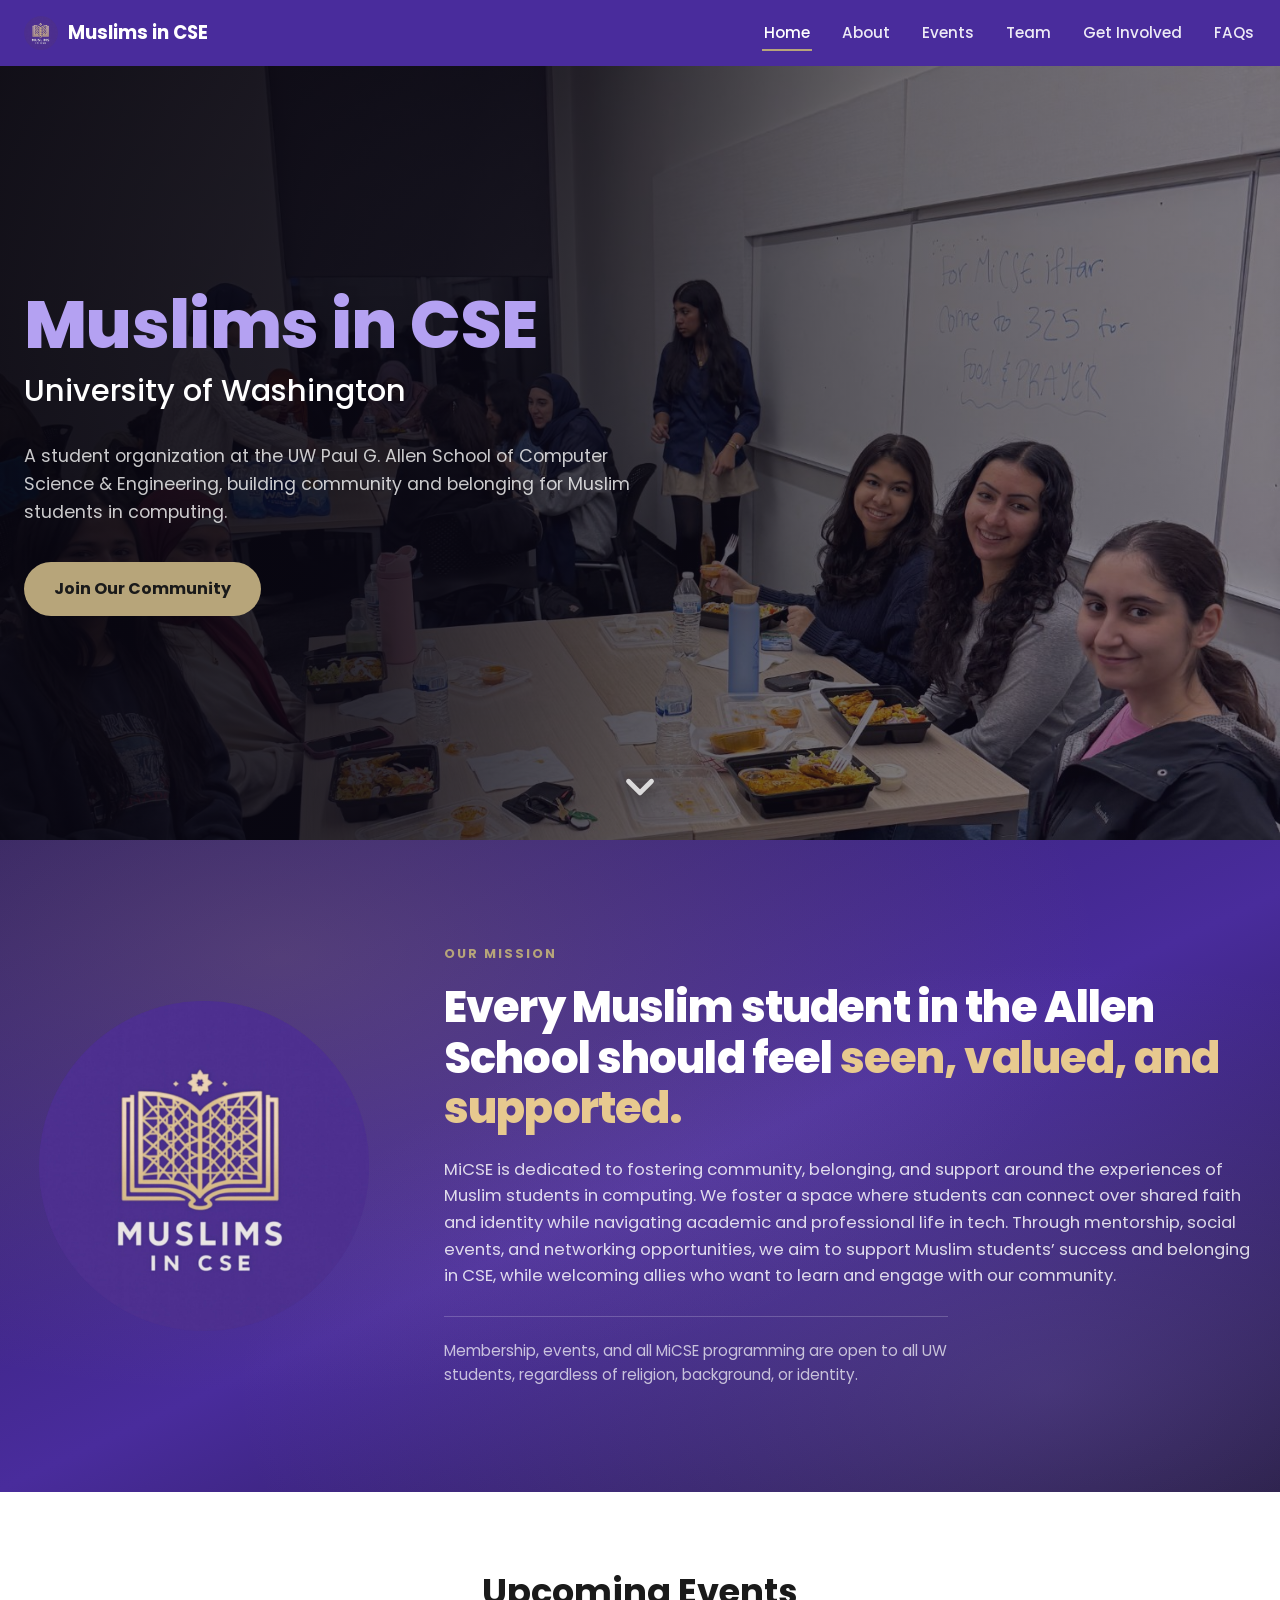
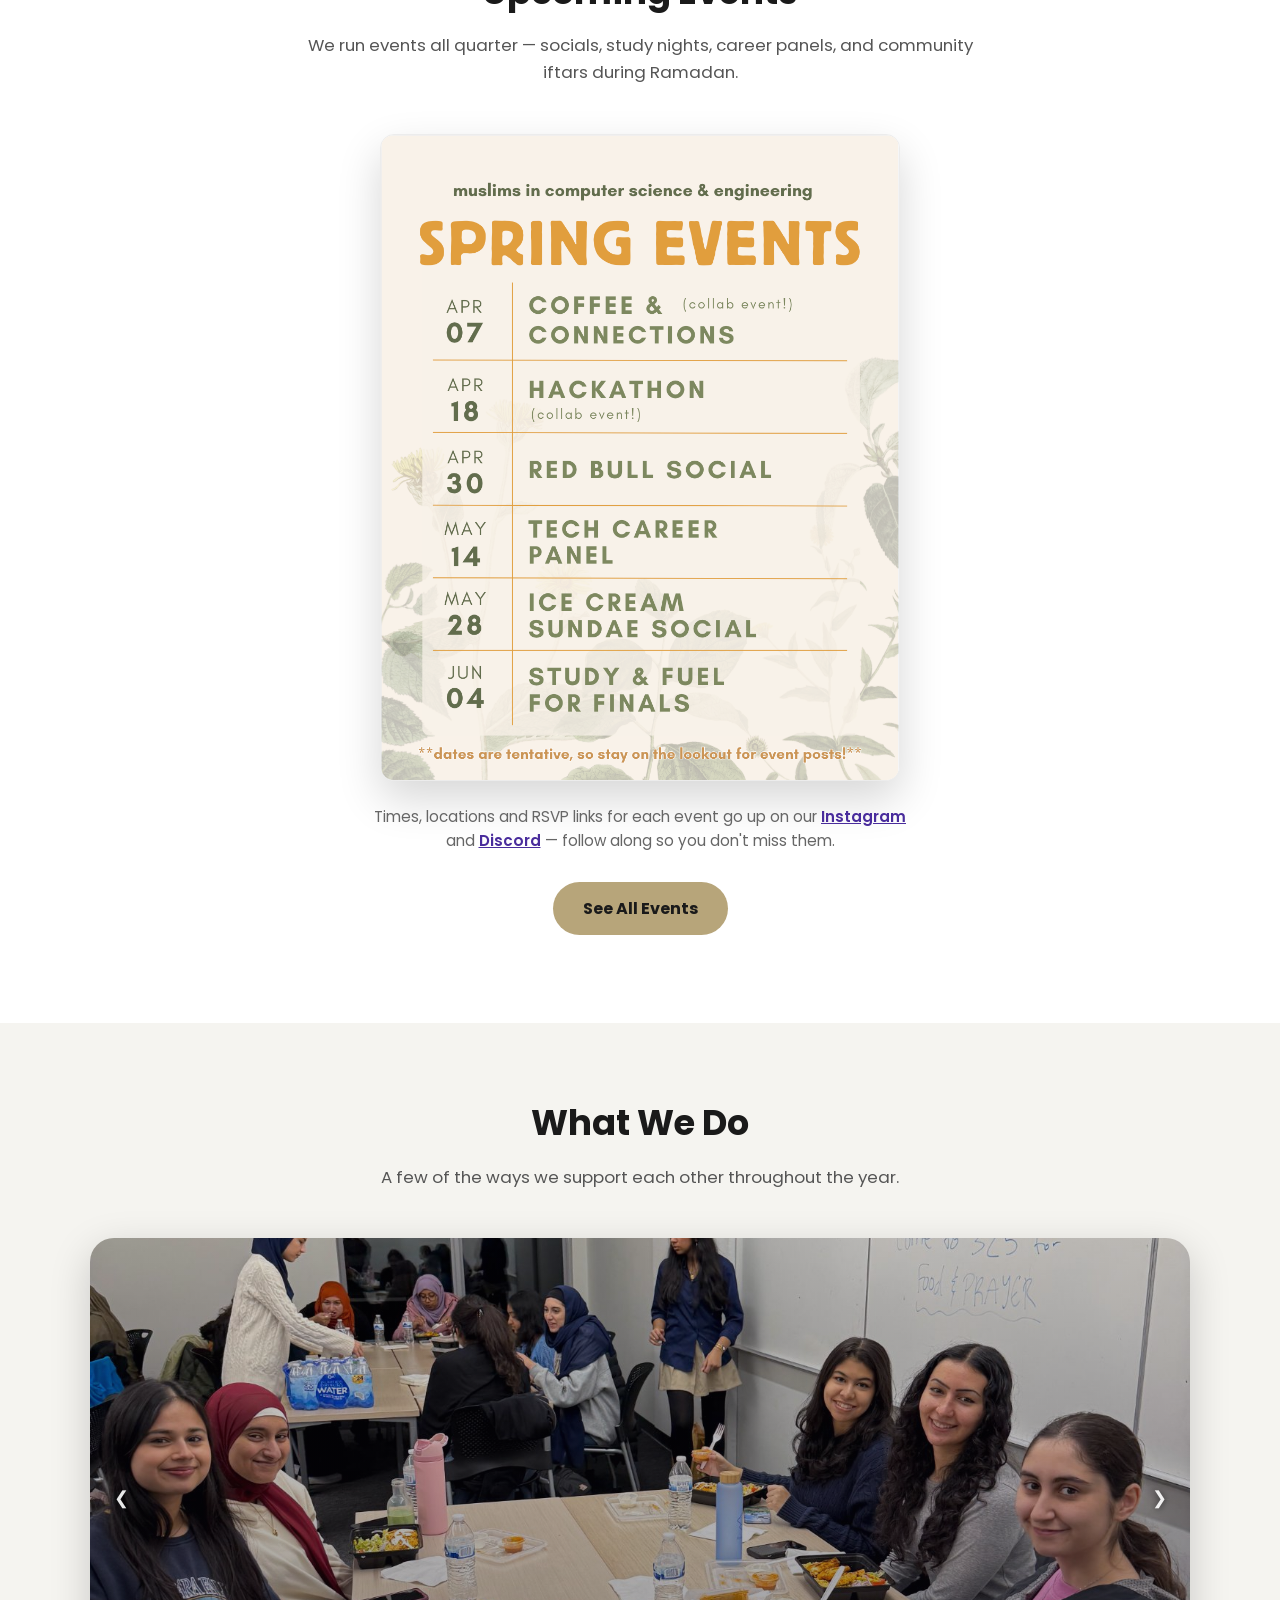
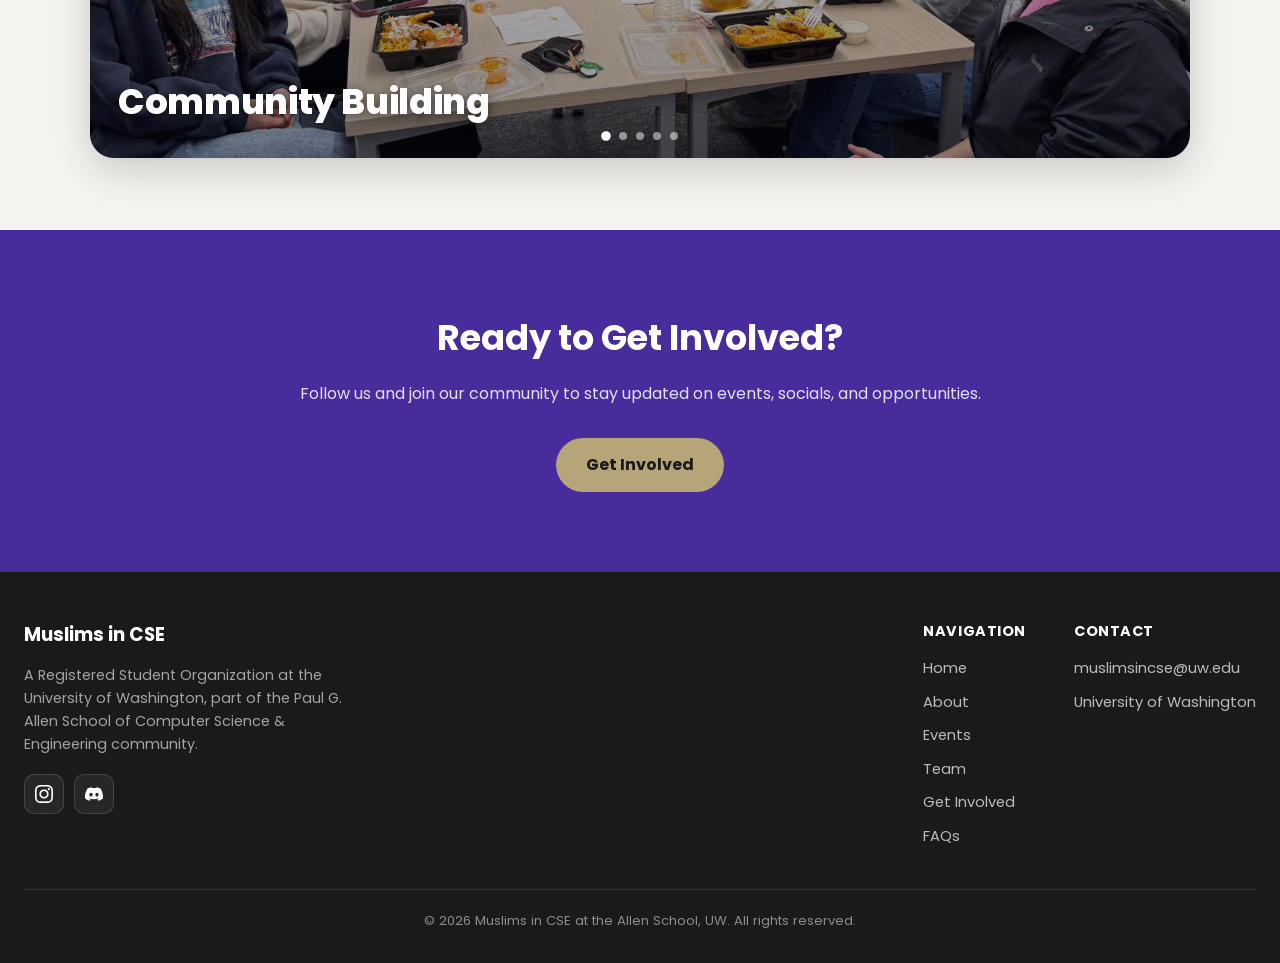
<file: index.html>
<!DOCTYPE html>
<html lang="en">
<head>
<meta charset="UTF-8">
<meta name="viewport" content="width=device-width, initial-scale=1.0">
<title>Muslims in CSE — University of Washington</title>
<meta name="description" content="A student organization at the UW Paul G. Allen School of Computer Science &amp; Engineering, building community and belonging for Muslim students in computing.">
<meta property="og:type" content="website">
<meta property="og:site_name" content="Muslims in CSE">
<meta property="og:title" content="Muslims in CSE — University of Washington">
<meta property="og:description" content="A student organization at the UW Paul G. Allen School of Computer Science &amp; Engineering, building community and belonging for Muslim students in computing.">
<meta property="og:image" content="https://students.washington.edu/muslimsincse/og-image.jpg">
<meta property="og:image:width" content="1200">
<meta property="og:image:height" content="630">
<meta property="og:url" content="https://students.washington.edu/muslimsincse/">
<meta name="twitter:card" content="summary_large_image">
<link rel="icon" href="favicon.png" type="image/png">
<link rel="stylesheet" href="style.css">
</head>
<body>

<header class="site-header">
  <div class="nav-wrap">
    <a href="index.html" class="brand"><img src="logo.png" class="logo" alt="Muslims in CSE logo"> Muslims in CSE</a>
    <button class="menu-toggle" aria-label="Toggle menu" onclick="document.querySelector('.main-nav').classList.toggle('open')">&#9776;</button>
    <nav class="main-nav">
      <ul>
        <li><a href="index.html" class="active">Home</a></li>
        <li><a href="about.html">About</a></li>
        <li><a href="events.html">Events</a></li>
        <li><a href="team.html">Team</a></li>
        <li><a href="get-involved.html">Get Involved</a></li>
        <li><a href="faqs.html">FAQs</a></li>
      </ul>
    </nav>
  </div>
</header>

<section class="hero">
  <div class="container">
    <h1>Muslims in CSE</h1>
    <div class="hero-sub">University of Washington</div>
    <p>A student organization at the UW Paul G. Allen School of Computer Science &amp; Engineering, building community and belonging for Muslim students in computing.</p>
    <a href="get-involved.html" class="btn">Join Our Community</a>
  </div>
  <a href="#mission" class="scroll-cue" aria-label="Scroll to content">
    <svg viewBox="0 0 24 24" fill="none" stroke="currentColor" stroke-width="2.5" stroke-linecap="round" stroke-linejoin="round" aria-hidden="true"><polyline points="6 9 12 15 18 9"></polyline></svg>
  </a>
</section>

<section class="mission-band" id="mission">
  <div class="container">
    <div class="mission-inner reveal">
      <div class="mission-logo-frame">
        <img src="logo.png" alt="Muslims in CSE logo">
      </div>
      <div>
        <span class="mission-eyebrow">Our Mission</span>
        <h2 class="mission-statement">Every Muslim student in the Allen School should feel <span class="accent">seen, valued, and supported.</span></h2>
        <p class="mission-body">MiCSE is dedicated to fostering community, belonging, and support around the experiences of Muslim students in computing. We foster a space where students can connect over shared faith and identity while navigating academic and professional life in tech. Through mentorship, social events, and networking opportunities, we aim to support Muslim students&rsquo; success and belonging in CSE, while welcoming allies who want to learn and engage with our community.</p>
        <p class="mission-note">Membership, events, and all MiCSE programming are open to all UW students, regardless of religion, background, or identity.</p>
      </div>
    </div>
  </div>
</section>

<section>
  <div class="container">
    <h2 class="section-title">Upcoming Events</h2>
    <p class="section-lead">We run events all quarter — socials, study nights, career panels, and community iftars during Ramadan.</p>
    <div class="schedule-poster reveal">
      <img src="schedule-poster.png" alt="Muslims in CSE fall events: Pizza Social on Thursday October 15, Career Fair with MSA on Friday October 23, College Application Prep for high schoolers on Saturday October 24, and Study Night with RedBull on Thursday November 19.">
    </div>
    <p class="schedule-caption">Times, locations and RSVP links for each event go up on our <a href="https://www.instagram.com/muslimsincse/" target="_blank" rel="noopener">Instagram</a> and <a href="https://discord.gg/hwtS8GEwmB" target="_blank" rel="noopener">Discord</a> — follow along so you don't miss them.</p>
    <p style="text-align:center; margin-top:28px;"><a href="events.html" class="btn">See All Events</a></p>
  </div>
</section>

<section class="section-soft">
  <div class="container">
    <h2 class="section-title">What We Do</h2>
    <p class="section-lead">A few of the ways we support each other throughout the year.</p>
    <div class="gallery-viewport reveal">
      <div class="gallery-track" id="whatWeDoTrack">
        <div class="gallery-slide" style="background: linear-gradient(rgba(10,8,20,0.15), rgba(10,8,20,0.45)), url('community-building-2.png'); background-size: cover; background-position: center;">
          <span class="gallery-tag">Community Building</span>
          <div class="gallery-overlay">
            <h3>Community Building</h3>
            <p>Regular socials, study nights, and gatherings for Muslim students in CSE to connect and support one another.</p>
          </div>
        </div>
        <div class="gallery-slide" style="background: linear-gradient(rgba(10,8,20,0.15), rgba(10,8,20,0.45)), url('professional-development-2.jpg'); background-size: cover; background-position: center;">
          <span class="gallery-tag">Professional Development</span>
          <div class="gallery-overlay">
            <h3>Professional Development</h3>
            <p>Resume workshops, interview prep, and networking with Muslim professionals in tech.</p>
          </div>
        </div>
        <div class="gallery-slide" style="background: linear-gradient(rgba(10,8,20,0.15), rgba(10,8,20,0.45)), url('socials.jpg'); background-size: cover; background-position: center;">
          <span class="gallery-tag">Socials</span>
          <div class="gallery-overlay">
            <h3>Socials</h3>
            <p>Low-key hangouts throughout the quarter — games, food, and a break from problem sets.</p>
          </div>
        </div>
        <div class="gallery-slide" style="background: linear-gradient(rgba(10,8,20,0.15), rgba(10,8,20,0.45)), url('faith-identity.png'); background-size: cover; background-position: center;">
          <span class="gallery-tag">Faith &amp; Identity</span>
          <div class="gallery-overlay">
            <h3>Faith &amp; Identity</h3>
            <p>Creating space to navigate faith alongside academic life, including prayer space coordination and Iftar events during Ramadan.</p>
          </div>
        </div>
        <div class="gallery-slide" style="background: linear-gradient(rgba(10,8,20,0.15), rgba(10,8,20,0.45)), url('peer-support.jpg'); background-size: cover; background-position: center;">
          <span class="gallery-tag">Peer Support</span>
          <div class="gallery-overlay">
            <h3>Peer Support</h3>
            <p>A tight-knit group of people who get it — from tough exam weeks to navigating being Muslim in tech.</p>
          </div>
        </div>
      </div>
      <button class="gallery-arrow prev" aria-label="Previous" onclick="galleryMove(-1)">&#10094;</button>
      <button class="gallery-arrow next" aria-label="Next" onclick="galleryMove(1)">&#10095;</button>
      <div class="gallery-dots" id="galleryDots">
        <button class="dot active" aria-label="Slide 1" onclick="galleryGoTo(0)"></button>
        <button class="dot" aria-label="Slide 2" onclick="galleryGoTo(1)"></button>
        <button class="dot" aria-label="Slide 3" onclick="galleryGoTo(2)"></button>
        <button class="dot" aria-label="Slide 4" onclick="galleryGoTo(3)"></button>
        <button class="dot" aria-label="Slide 5" onclick="galleryGoTo(4)"></button>
      </div>
    </div>
  </div>
</section>

<script>
(function () {
  var track = document.getElementById('whatWeDoTrack');
  var dots = document.querySelectorAll('#galleryDots .dot');
  var index = 0;
  function update() {
    track.style.transform = 'translateX(' + (-index * 100) + '%)';
    dots.forEach(function (d, i) { d.classList.toggle('active', i === index); });
  }
  window.galleryMove = function (dir) {
    index = (index + dir + track.children.length) % track.children.length;
    update();
  };
  window.galleryGoTo = function (i) {
    index = i;
    update();
  };
})();
</script>

<section class="cta">
  <div class="container">
    <h2>Ready to Get Involved?</h2>
    <p>Follow us and join our community to stay updated on events, socials, and opportunities.</p>
    <a href="get-involved.html" class="btn">Get Involved</a>
  </div>
</section>

<footer class="site-footer">
  <div class="footer-inner">
    <div class="footer-brand">
      <h3>Muslims in CSE</h3>
      <p>A Registered Student Organization at the University of Washington, part of the Paul G. Allen School of Computer Science &amp; Engineering community.</p>
      <div class="social-row">
        <a href="https://www.instagram.com/muslimsincse/" target="_blank" rel="noopener" aria-label="Instagram">
          <svg viewBox="0 0 24 24" fill="currentColor"><path d="M12 2.163c3.204 0 3.584.012 4.85.07 3.252.148 4.771 1.691 4.919 4.919.058 1.265.069 1.645.069 4.849 0 3.205-.012 3.584-.069 4.849-.149 3.225-1.664 4.771-4.919 4.919-1.266.058-1.644.07-4.85.07-3.204 0-3.584-.012-4.849-.07-3.26-.149-4.771-1.699-4.919-4.92-.058-1.265-.07-1.644-.07-4.849 0-3.204.013-3.583.07-4.849.149-3.227 1.664-4.771 4.919-4.919 1.266-.057 1.645-.069 4.849-.069zm0-2.163c-3.259 0-3.667.014-4.947.072-4.358.2-6.78 2.618-6.98 6.98-.059 1.281-.073 1.689-.073 4.948 0 3.259.014 3.668.072 4.948.2 4.358 2.618 6.78 6.98 6.98 1.281.058 1.689.072 4.948.072 3.259 0 3.668-.014 4.948-.072 4.354-.2 6.782-2.618 6.979-6.98.059-1.28.073-1.689.073-4.948 0-3.259-.014-3.667-.072-4.947-.196-4.354-2.617-6.78-6.979-6.98-1.281-.059-1.69-.073-4.949-.073zm0 5.838c-3.403 0-6.162 2.759-6.162 6.162s2.759 6.163 6.162 6.163 6.162-2.759 6.162-6.163c0-3.403-2.759-6.162-6.162-6.162zm0 10.162c-2.209 0-4-1.79-4-4 0-2.209 1.791-4 4-4s4 1.791 4 4c0 2.21-1.791 4-4 4zm6.406-11.845c-.796 0-1.441.645-1.441 1.44s.645 1.44 1.441 1.44c.795 0 1.439-.645 1.439-1.44s-.644-1.44-1.439-1.44z"/></svg>
        </a>
        <a href="https://discord.gg/hwtS8GEwmB" target="_blank" rel="noopener" aria-label="Discord">
          <svg viewBox="0 0 24 24" fill="currentColor"><path d="M20.317 4.3698a19.7913 19.7913 0 00-4.8851-1.5152.0741.0741 0 00-.0785.0371c-.211.3753-.4447.8648-.6083 1.2495-1.8447-.2762-3.68-.2762-5.4868 0-.1636-.3933-.4058-.8742-.6177-1.2495a.077.077 0 00-.0785-.037 19.7363 19.7363 0 00-4.8852 1.515.0699.0699 0 00-.0321.0277C.5334 9.0458-.319 13.5799.0992 18.0578a.0824.0824 0 00.0312.0561c2.0528 1.5076 4.0413 2.4228 5.9929 3.0294a.0777.0777 0 00.0842-.0276c.4616-.6304.8731-1.2952 1.226-1.9942a.076.076 0 00-.0416-.1057c-.6528-.2476-1.2743-.5495-1.8722-.8923a.077.077 0 01-.0076-.1277c.1258-.0943.2517-.1923.3718-.2914a.0743.0743 0 01.0776-.0105c3.9278 1.7933 8.18 1.7933 12.0614 0a.0739.0739 0 01.0785.0095c.1202.099.246.1981.3728.2924a.077.077 0 01-.0066.1276 12.2986 12.2986 0 01-1.873.8914.0766.0766 0 00-.0407.1067c.3604.698.7719 1.3628 1.225 1.9932a.076.076 0 00.0842.0286c1.961-.6067 3.9495-1.522 6.0023-3.0294a.077.077 0 00.0313-.0552c.5004-5.177-.8382-9.6739-3.5485-13.6604a.061.061 0 00-.0312-.0286zM8.02 15.3312c-1.1825 0-2.1569-1.0857-2.1569-2.419 0-1.3332.9555-2.4189 2.157-2.4189 1.2108 0 2.1757 1.0952 2.1568 2.419 0 1.3332-.9555 2.4189-2.1569 2.4189zm7.9748 0c-1.1825 0-2.1569-1.0857-2.1569-2.419 0-1.3332.9554-2.4189 2.1569-2.4189 1.2108 0 2.1757 1.0952 2.1568 2.419 0 1.3332-.946 2.4189-2.1568 2.4189Z"/></svg>
        </a>
      </div>
    </div>
    <div class="footer-links">
      <div>
        <h4>Navigation</h4>
        <ul>
          <li><a href="index.html">Home</a></li>
          <li><a href="about.html">About</a></li>
          <li><a href="events.html">Events</a></li>
          <li><a href="team.html">Team</a></li>
          <li><a href="get-involved.html">Get Involved</a></li>
          <li><a href="faqs.html">FAQs</a></li>
        </ul>
      </div>
      <div>
        <h4>Contact</h4>
        <ul>
          <li><a href="mailto:muslimsincse@uw.edu">muslimsincse@uw.edu</a></li>
          <li><a href="https://www.washington.edu/" target="_blank" rel="noopener">University of Washington</a></li>
        </ul>
      </div>
    </div>
  </div>
  <div class="footer-bottom">&copy; 2026 Muslims in CSE at the Allen School, UW. All rights reserved.</div>
</footer>

<script src="main.js"></script>
</body>
</html>
</file>
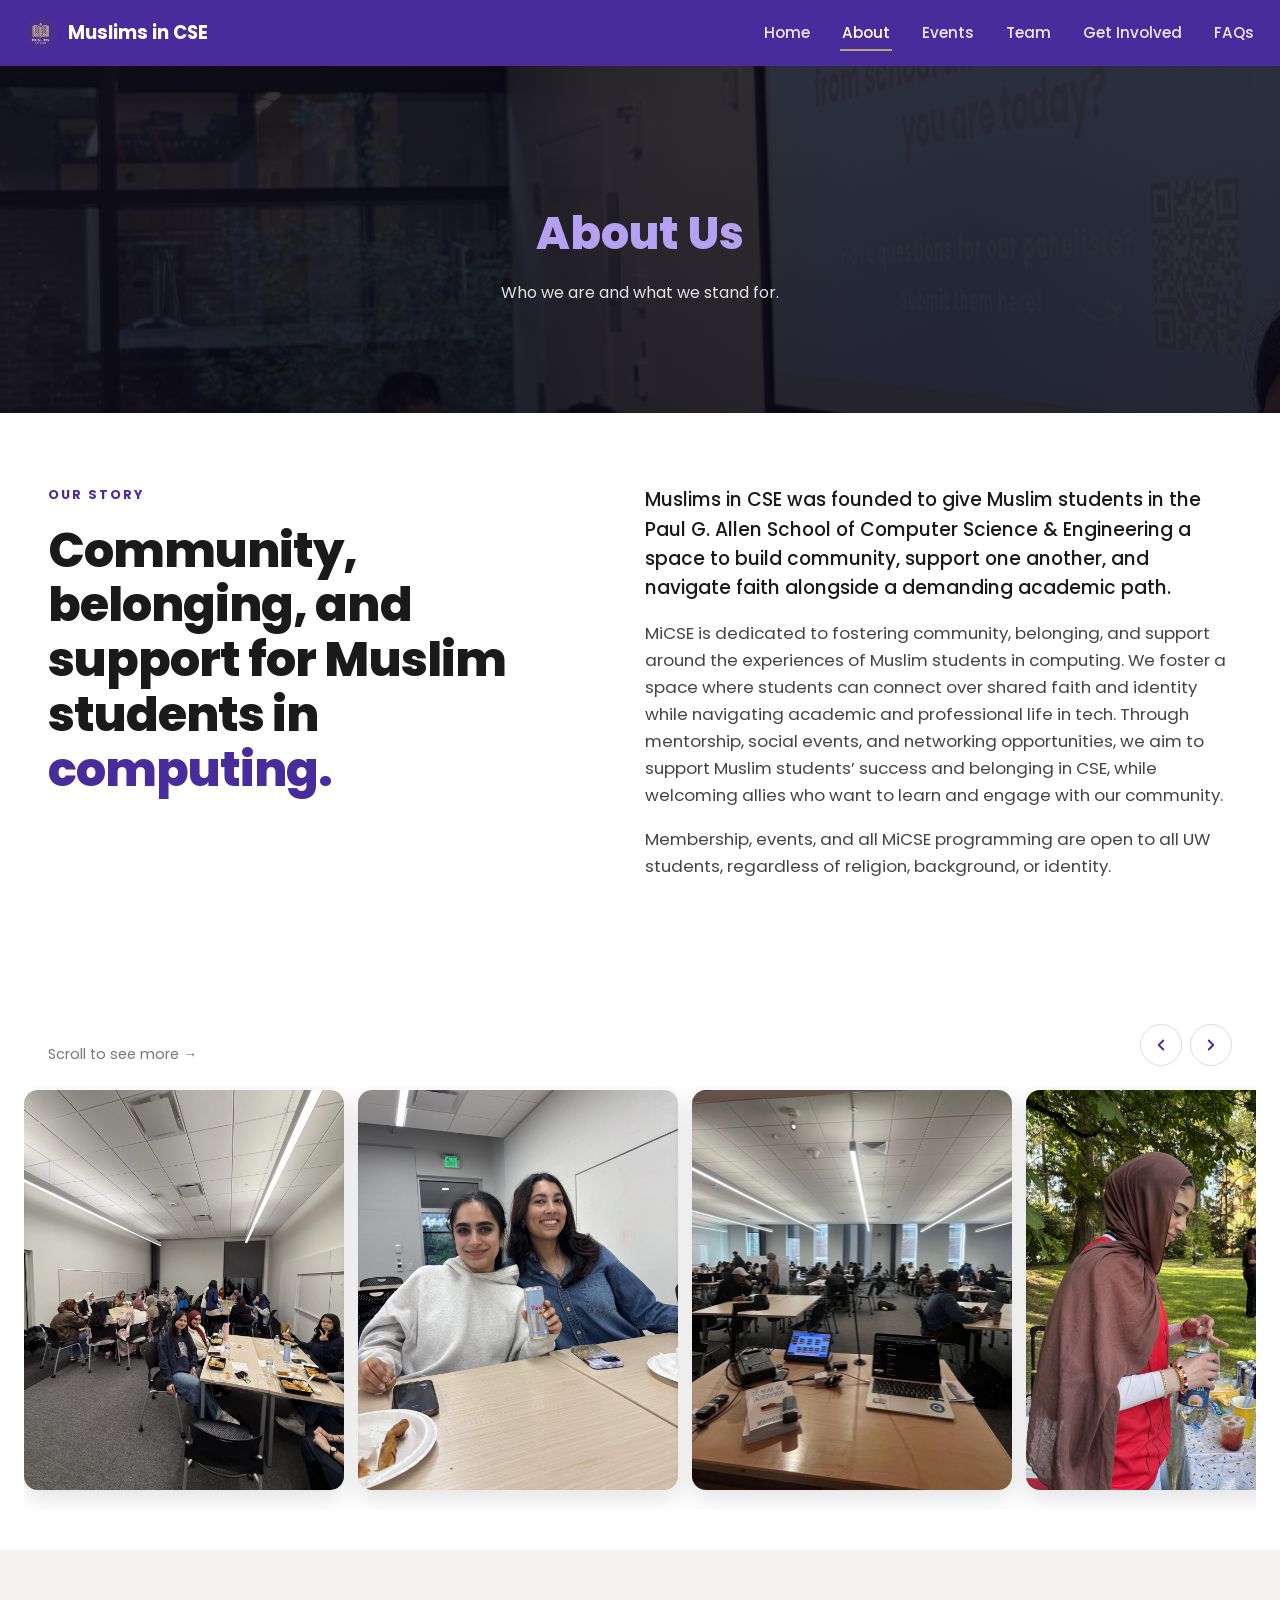
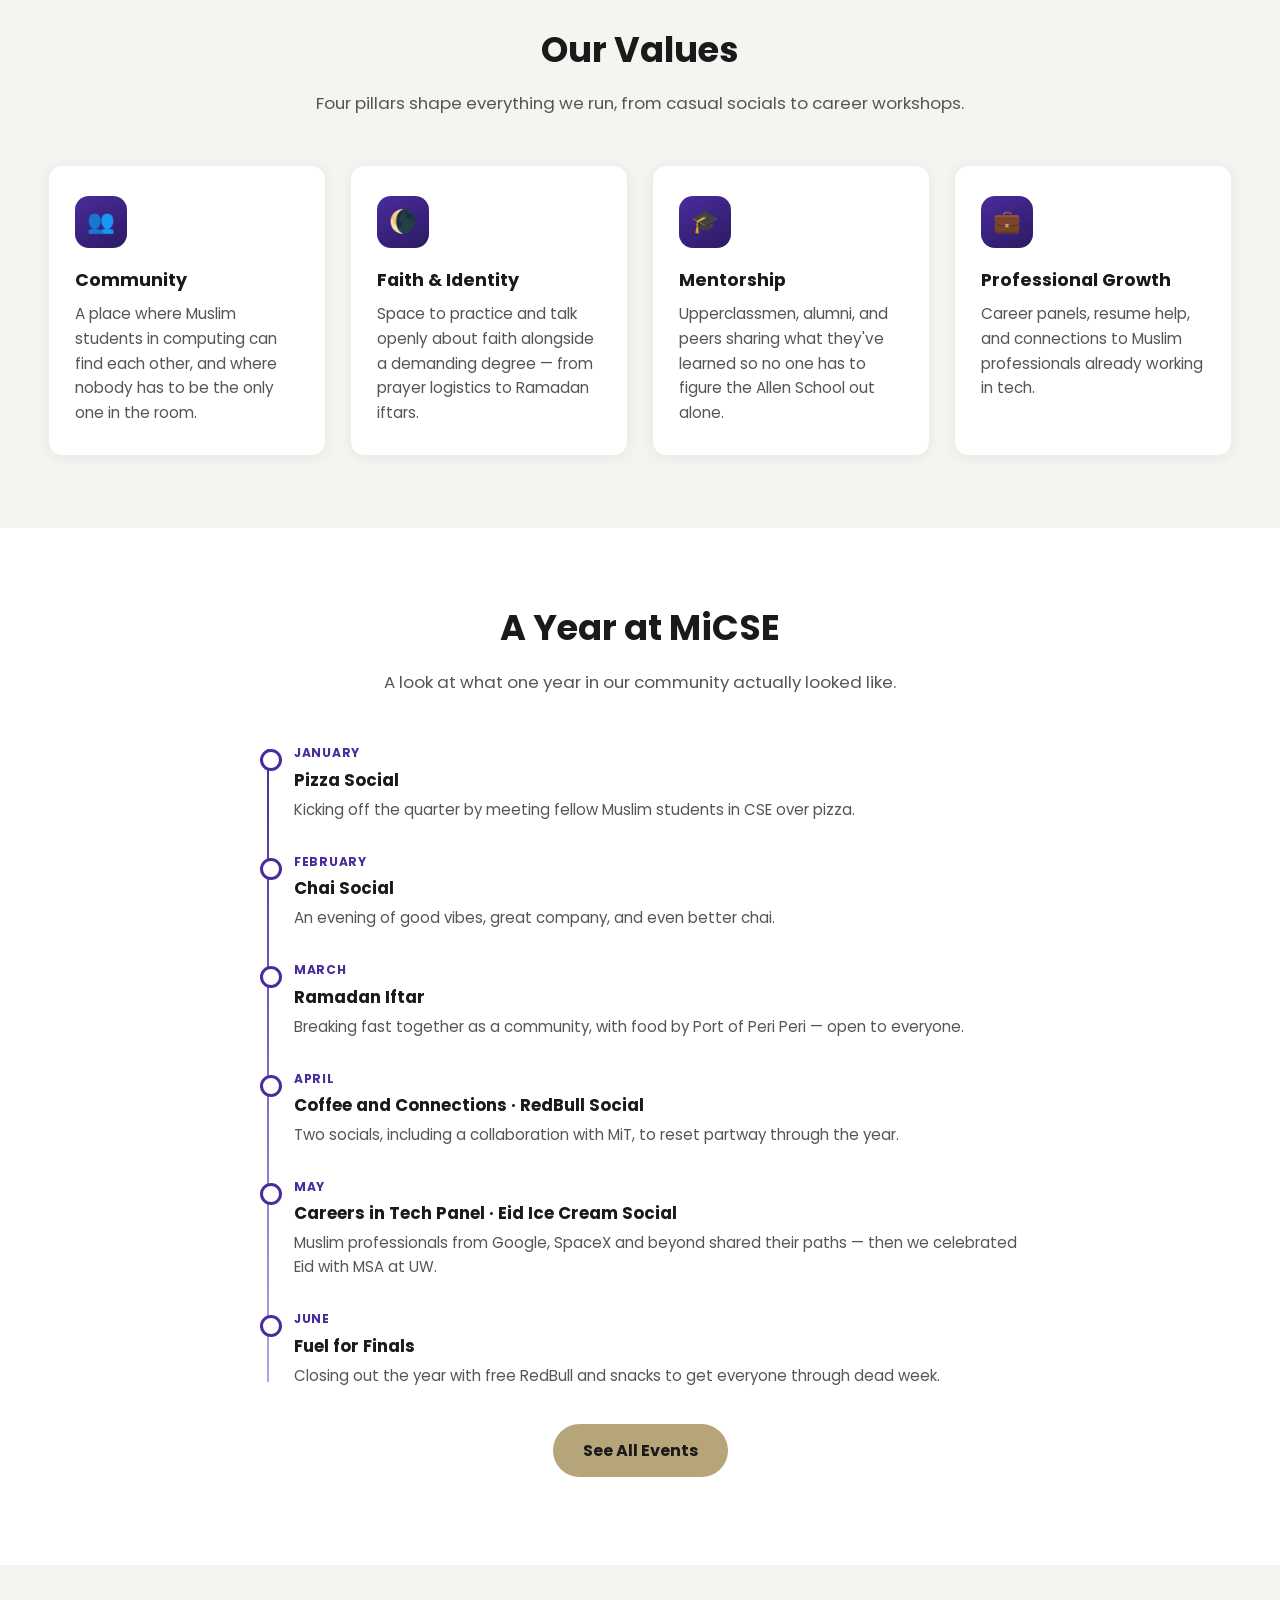
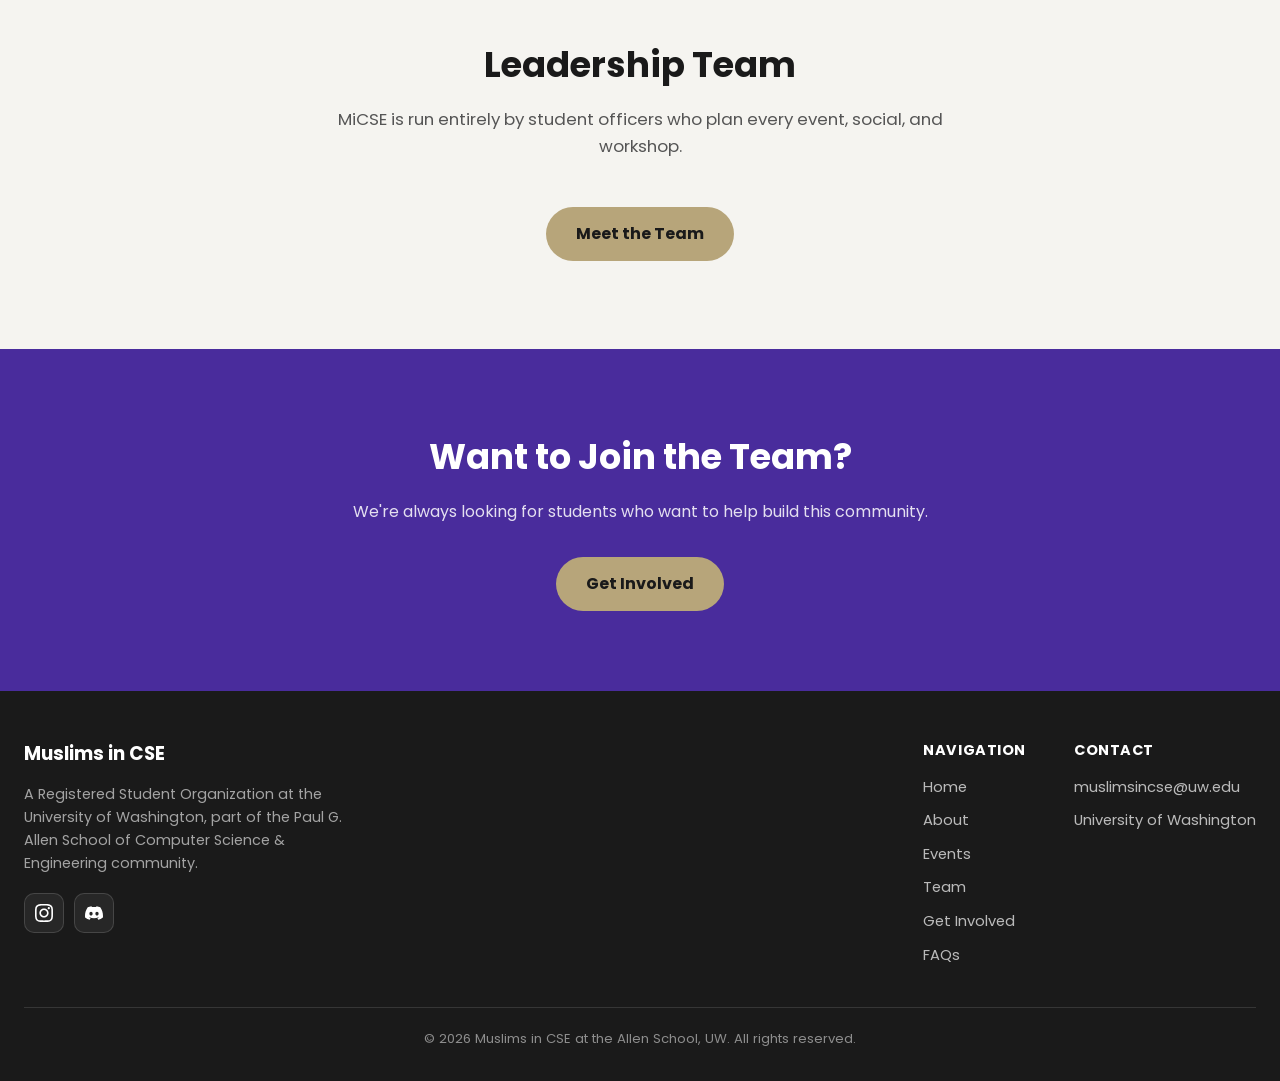
<file: about.html>
<!DOCTYPE html>
<html lang="en">
<head>
<meta charset="UTF-8">
<meta name="viewport" content="width=device-width, initial-scale=1.0">
<title>About — Muslims in CSE</title>
<meta name="description" content="Who we are and what we stand for: community, faith &amp; identity, mentorship, and professional growth at the UW Allen School.">
<meta property="og:type" content="website">
<meta property="og:site_name" content="Muslims in CSE">
<meta property="og:title" content="About — Muslims in CSE">
<meta property="og:description" content="Who we are and what we stand for: community, faith &amp; identity, mentorship, and professional growth at the UW Allen School.">
<meta property="og:image" content="https://students.washington.edu/muslimsincse/og-image.jpg">
<meta property="og:image:width" content="1200">
<meta property="og:image:height" content="630">
<meta property="og:url" content="https://students.washington.edu/muslimsincse/about.html">
<meta name="twitter:card" content="summary_large_image">
<link rel="icon" href="favicon.png" type="image/png">
<link rel="stylesheet" href="style.css">
</head>
<body>

<header class="site-header">
  <div class="nav-wrap">
    <a href="index.html" class="brand"><img src="logo.png" class="logo" alt="Muslims in CSE logo"> Muslims in CSE</a>
    <button class="menu-toggle" aria-label="Toggle menu" onclick="document.querySelector('.main-nav').classList.toggle('open')">&#9776;</button>
    <nav class="main-nav">
      <ul>
        <li><a href="index.html">Home</a></li>
        <li><a href="about.html" class="active">About</a></li>
        <li><a href="events.html">Events</a></li>
        <li><a href="team.html">Team</a></li>
        <li><a href="get-involved.html">Get Involved</a></li>
        <li><a href="faqs.html">FAQs</a></li>
      </ul>
    </nav>
  </div>
</header>

<section class="page-hero has-photo" style="background-image: linear-gradient(rgba(10,8,20,0.82), rgba(10,8,20,0.86)), url('professional-development-2.jpg');">
  <div class="container">
    <h1>About Us</h1>
    <p>Who we are and what we stand for.</p>
  </div>
</section>

<section>
  <div class="container">
    <div class="editorial reveal">
      <div class="editorial-head">
        <span class="mission-eyebrow" style="color: var(--purple);">Our Story</span>
        <h2 class="statement">Community, belonging, and support for Muslim students in <span class="accent">computing.</span></h2>
      </div>
      <div class="editorial-body">
        <p class="lead-para">Muslims in CSE was founded to give Muslim students in the Paul G. Allen School of Computer Science &amp; Engineering a space to build community, support one another, and navigate faith alongside a demanding academic path.</p>
        <p>MiCSE is dedicated to fostering community, belonging, and support around the experiences of Muslim students in computing. We foster a space where students can connect over shared faith and identity while navigating academic and professional life in tech. Through mentorship, social events, and networking opportunities, we aim to support Muslim students&rsquo; success and belonging in CSE, while welcoming allies who want to learn and engage with our community.</p>
        <p>Membership, events, and all MiCSE programming are open to all UW students, regardless of religion, background, or identity.</p>
      </div>
    </div>
  </div>
</section>

<section style="padding-bottom: 40px;">
  <div class="photo-scroller-head">
    <p class="photo-scroller-hint">Scroll to see more &rarr;</p>
    <div class="scroller-nav">
      <button type="button" aria-label="Scroll photos left" data-scroll="prev" data-target="aboutPhotos">
        <svg viewBox="0 0 24 24" fill="none" stroke="currentColor" stroke-width="2.5" stroke-linecap="round" stroke-linejoin="round" aria-hidden="true"><polyline points="15 18 9 12 15 6"></polyline></svg>
      </button>
      <button type="button" aria-label="Scroll photos right" data-scroll="next" data-target="aboutPhotos">
        <svg viewBox="0 0 24 24" fill="none" stroke="currentColor" stroke-width="2.5" stroke-linecap="round" stroke-linejoin="round" aria-hidden="true"><polyline points="9 18 15 12 9 6"></polyline></svg>
      </button>
    </div>
  </div>

  <div class="photo-scroller" id="aboutPhotos" tabindex="0" role="region" aria-label="Photos from MiCSE events">
    <div class="shot" style="background-image: url('gallery-iftar-room.jpg');" role="img" aria-label="Students gathered for a MiCSE Ramadan iftar"></div>
    <div class="shot" style="background-image: url('gallery-redbull-pair.jpg');" role="img" aria-label="Two students at a MiCSE social with RedBull"></div>
    <div class="shot" style="background-image: url('gallery-study-space.jpg');" role="img" aria-label="A packed study space during a MiCSE study event"></div>
    <div class="shot" style="background-image: url('gallery-picnic-pair.jpg');" role="img" aria-label="Two students with MiCSE-branded drinks outdoors"></div>
    <div class="shot" style="background-image: url('community-building-2.png');" role="img" aria-label="Students sharing a meal at a MiCSE iftar"></div>
    <div class="shot" style="background-image: url('gallery-sylvan-drink.jpg');" role="img" aria-label="A MiCSE-branded drink in front of the Sylvan Grove columns"></div>
    <div class="shot" style="background-image: url('faith-identity.png');" role="img" aria-label="Students gathered for Jummah prayer"></div>
    <div class="shot" style="background-image: url('socials.jpg');" role="img" aria-label="Two students at Engineering Discovery Days"></div>
    <div class="shot" style="background-image: url('gallery-panel-room.jpg');" role="img" aria-label="Students listening at the Careers in Tech panel"></div>
    <div class="shot" style="background-image: url('gallery-drinks-table.jpg');" role="img" aria-label="A student mixing drinks at an outdoor MiCSE social"></div>
    <div class="shot" style="background-image: url('peer-support.jpg');" role="img" aria-label="Students studying together at an office visit"></div>
  </div>
</section>

<section class="section-soft">
  <div class="container">
    <h2 class="section-title">Our Values</h2>
    <p class="section-lead">Four pillars shape everything we run, from casual socials to career workshops.</p>
    <div class="value-grid reveal">
      <div class="value-card">
        <div class="value-icon">&#128101;</div>
        <h3>Community</h3>
        <p>A place where Muslim students in computing can find each other, and where nobody has to be the only one in the room.</p>
      </div>
      <div class="value-card">
        <div class="value-icon">&#127768;</div>
        <h3>Faith &amp; Identity</h3>
        <p>Space to practice and talk openly about faith alongside a demanding degree — from prayer logistics to Ramadan iftars.</p>
      </div>
      <div class="value-card">
        <div class="value-icon">&#127891;</div>
        <h3>Mentorship</h3>
        <p>Upperclassmen, alumni, and peers sharing what they've learned so no one has to figure the Allen School out alone.</p>
      </div>
      <div class="value-card">
        <div class="value-icon">&#128188;</div>
        <h3>Professional Growth</h3>
        <p>Career panels, resume help, and connections to Muslim professionals already working in tech.</p>
      </div>
    </div>
  </div>
</section>

<section>
  <div class="container">
    <h2 class="section-title">A Year at MiCSE</h2>
    <p class="section-lead">A look at what one year in our community actually looked like.</p>
    <div class="timeline reveal">
      <div class="timeline-item">
        <div class="timeline-date">January</div>
        <h3>Pizza Social</h3>
        <p>Kicking off the quarter by meeting fellow Muslim students in CSE over pizza.</p>
      </div>
      <div class="timeline-item">
        <div class="timeline-date">February</div>
        <h3>Chai Social</h3>
        <p>An evening of good vibes, great company, and even better chai.</p>
      </div>
      <div class="timeline-item">
        <div class="timeline-date">March</div>
        <h3>Ramadan Iftar</h3>
        <p>Breaking fast together as a community, with food by Port of Peri Peri — open to everyone.</p>
      </div>
      <div class="timeline-item">
        <div class="timeline-date">April</div>
        <h3>Coffee and Connections &middot; RedBull Social</h3>
        <p>Two socials, including a collaboration with MiT, to reset partway through the year.</p>
      </div>
      <div class="timeline-item">
        <div class="timeline-date">May</div>
        <h3>Careers in Tech Panel &middot; Eid Ice Cream Social</h3>
        <p>Muslim professionals from Google, SpaceX and beyond shared their paths — then we celebrated Eid with MSA at UW.</p>
      </div>
      <div class="timeline-item">
        <div class="timeline-date">June</div>
        <h3>Fuel for Finals</h3>
        <p>Closing out the year with free RedBull and snacks to get everyone through dead week.</p>
      </div>
    </div>
    <p style="text-align:center; margin-top:36px;"><a href="events.html" class="btn">See All Events</a></p>
  </div>
</section>

<section class="section-soft">
  <div class="container">
    <h2 class="section-title">Leadership Team</h2>
    <p class="section-lead">MiCSE is run entirely by student officers who plan every event, social, and workshop.</p>
    <p style="text-align:center;"><a href="team.html" class="btn">Meet the Team</a></p>
  </div>
</section>

<section class="cta">
  <div class="container">
    <h2>Want to Join the Team?</h2>
    <p>We're always looking for students who want to help build this community.</p>
    <a href="get-involved.html" class="btn">Get Involved</a>
  </div>
</section>

<footer class="site-footer">
  <div class="footer-inner">
    <div class="footer-brand">
      <h3>Muslims in CSE</h3>
      <p>A Registered Student Organization at the University of Washington, part of the Paul G. Allen School of Computer Science &amp; Engineering community.</p>
      <div class="social-row">
        <a href="https://www.instagram.com/muslimsincse/" target="_blank" rel="noopener" aria-label="Instagram">
          <svg viewBox="0 0 24 24" fill="currentColor"><path d="M12 2.163c3.204 0 3.584.012 4.85.07 3.252.148 4.771 1.691 4.919 4.919.058 1.265.069 1.645.069 4.849 0 3.205-.012 3.584-.069 4.849-.149 3.225-1.664 4.771-4.919 4.919-1.266.058-1.644.07-4.85.07-3.204 0-3.584-.012-4.849-.07-3.26-.149-4.771-1.699-4.919-4.92-.058-1.265-.07-1.644-.07-4.849 0-3.204.013-3.583.07-4.849.149-3.227 1.664-4.771 4.919-4.919 1.266-.057 1.645-.069 4.849-.069zm0-2.163c-3.259 0-3.667.014-4.947.072-4.358.2-6.78 2.618-6.98 6.98-.059 1.281-.073 1.689-.073 4.948 0 3.259.014 3.668.072 4.948.2 4.358 2.618 6.78 6.98 6.98 1.281.058 1.689.072 4.948.072 3.259 0 3.668-.014 4.948-.072 4.354-.2 6.782-2.618 6.979-6.98.059-1.28.073-1.689.073-4.948 0-3.259-.014-3.667-.072-4.947-.196-4.354-2.617-6.78-6.979-6.98-1.281-.059-1.69-.073-4.949-.073zm0 5.838c-3.403 0-6.162 2.759-6.162 6.162s2.759 6.163 6.162 6.163 6.162-2.759 6.162-6.163c0-3.403-2.759-6.162-6.162-6.162zm0 10.162c-2.209 0-4-1.79-4-4 0-2.209 1.791-4 4-4s4 1.791 4 4c0 2.21-1.791 4-4 4zm6.406-11.845c-.796 0-1.441.645-1.441 1.44s.645 1.44 1.441 1.44c.795 0 1.439-.645 1.439-1.44s-.644-1.44-1.439-1.44z"/></svg>
        </a>
        <a href="https://discord.gg/hwtS8GEwmB" target="_blank" rel="noopener" aria-label="Discord">
          <svg viewBox="0 0 24 24" fill="currentColor"><path d="M20.317 4.3698a19.7913 19.7913 0 00-4.8851-1.5152.0741.0741 0 00-.0785.0371c-.211.3753-.4447.8648-.6083 1.2495-1.8447-.2762-3.68-.2762-5.4868 0-.1636-.3933-.4058-.8742-.6177-1.2495a.077.077 0 00-.0785-.037 19.7363 19.7363 0 00-4.8852 1.515.0699.0699 0 00-.0321.0277C.5334 9.0458-.319 13.5799.0992 18.0578a.0824.0824 0 00.0312.0561c2.0528 1.5076 4.0413 2.4228 5.9929 3.0294a.0777.0777 0 00.0842-.0276c.4616-.6304.8731-1.2952 1.226-1.9942a.076.076 0 00-.0416-.1057c-.6528-.2476-1.2743-.5495-1.8722-.8923a.077.077 0 01-.0076-.1277c.1258-.0943.2517-.1923.3718-.2914a.0743.0743 0 01.0776-.0105c3.9278 1.7933 8.18 1.7933 12.0614 0a.0739.0739 0 01.0785.0095c.1202.099.246.1981.3728.2924a.077.077 0 01-.0066.1276 12.2986 12.2986 0 01-1.873.8914.0766.0766 0 00-.0407.1067c.3604.698.7719 1.3628 1.225 1.9932a.076.076 0 00.0842.0286c1.961-.6067 3.9495-1.522 6.0023-3.0294a.077.077 0 00.0313-.0552c.5004-5.177-.8382-9.6739-3.5485-13.6604a.061.061 0 00-.0312-.0286zM8.02 15.3312c-1.1825 0-2.1569-1.0857-2.1569-2.419 0-1.3332.9555-2.4189 2.157-2.4189 1.2108 0 2.1757 1.0952 2.1568 2.419 0 1.3332-.9555 2.4189-2.1569 2.4189zm7.9748 0c-1.1825 0-2.1569-1.0857-2.1569-2.419 0-1.3332.9554-2.4189 2.1569-2.4189 1.2108 0 2.1757 1.0952 2.1568 2.419 0 1.3332-.946 2.4189-2.1568 2.4189Z"/></svg>
        </a>
      </div>
    </div>
    <div class="footer-links">
      <div>
        <h4>Navigation</h4>
        <ul>
          <li><a href="index.html">Home</a></li>
          <li><a href="about.html">About</a></li>
          <li><a href="events.html">Events</a></li>
          <li><a href="team.html">Team</a></li>
          <li><a href="get-involved.html">Get Involved</a></li>
          <li><a href="faqs.html">FAQs</a></li>
        </ul>
      </div>
      <div>
        <h4>Contact</h4>
        <ul>
          <li><a href="mailto:muslimsincse@uw.edu">muslimsincse@uw.edu</a></li>
          <li><a href="https://www.washington.edu/" target="_blank" rel="noopener">University of Washington</a></li>
        </ul>
      </div>
    </div>
  </div>
  <div class="footer-bottom">&copy; 2026 Muslims in CSE at the Allen School, UW. All rights reserved.</div>
</footer>

<script src="main.js"></script>
</body>
</html>
</file>
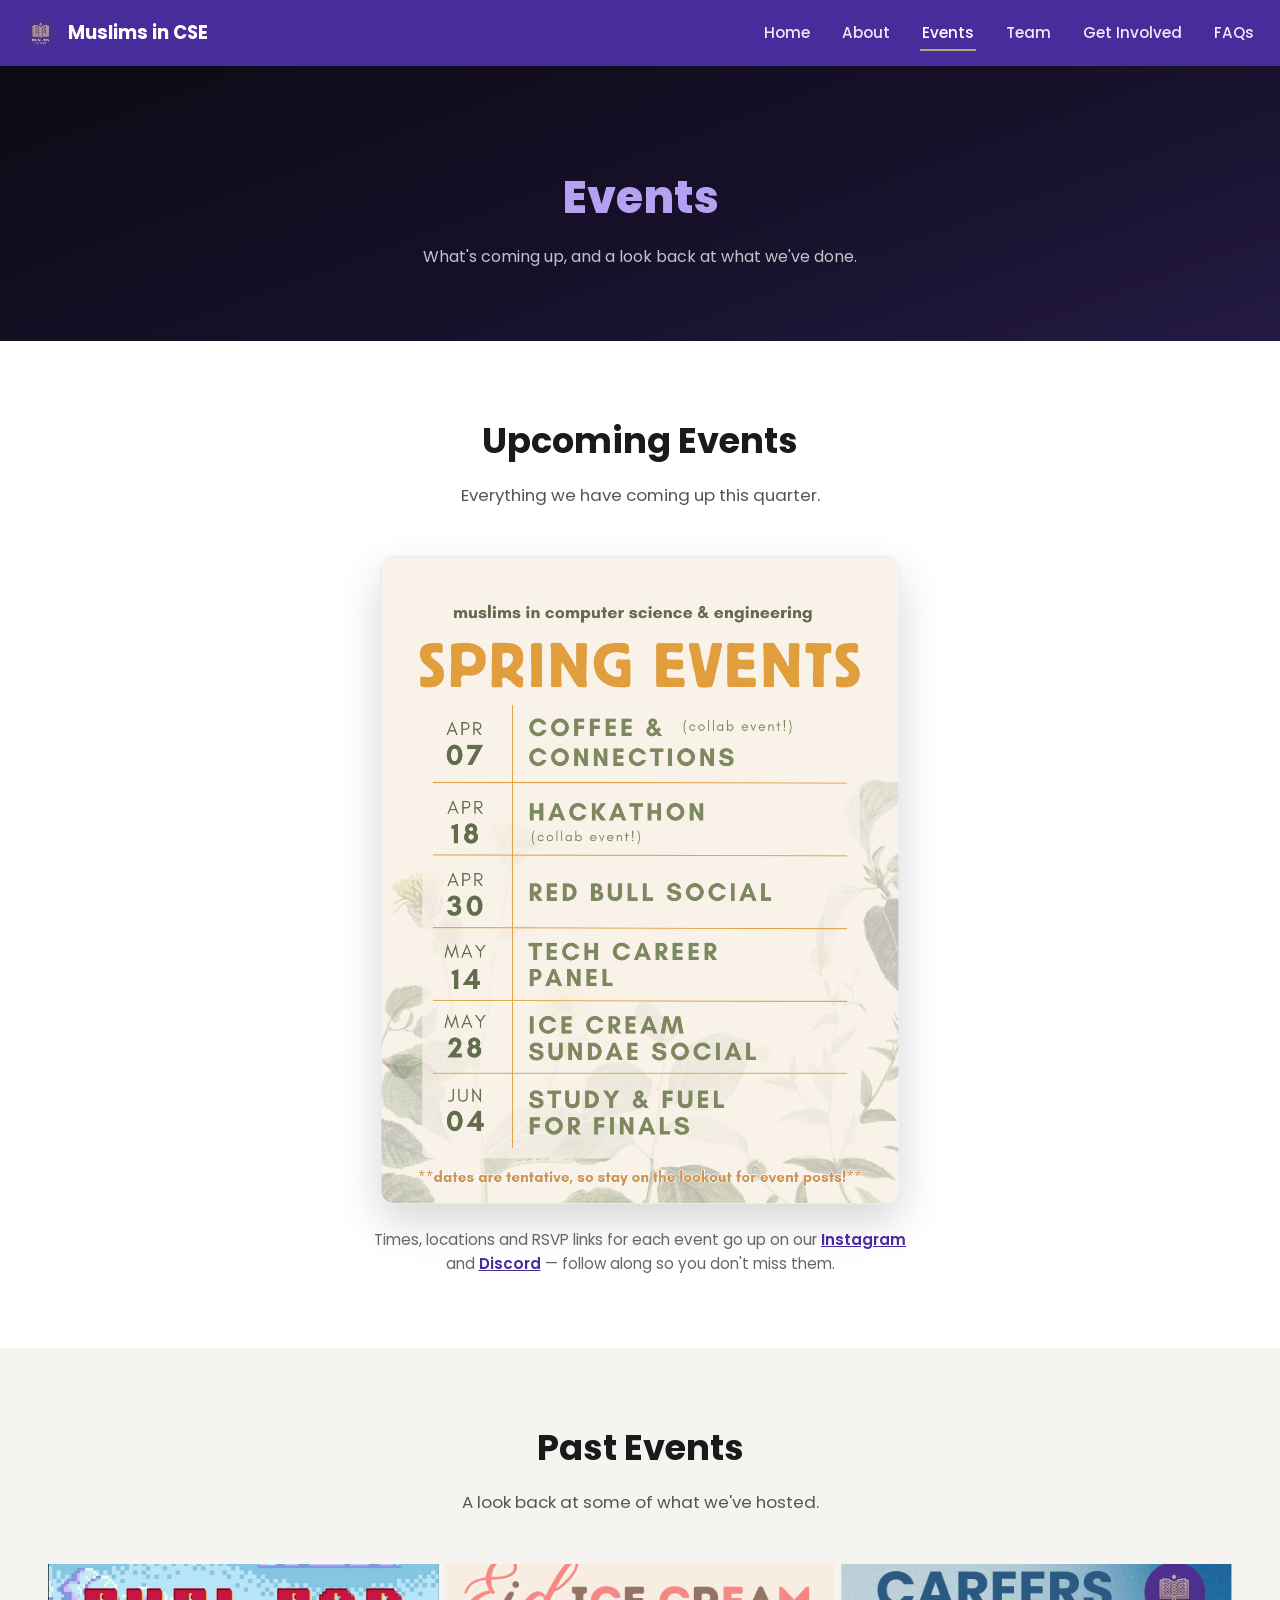
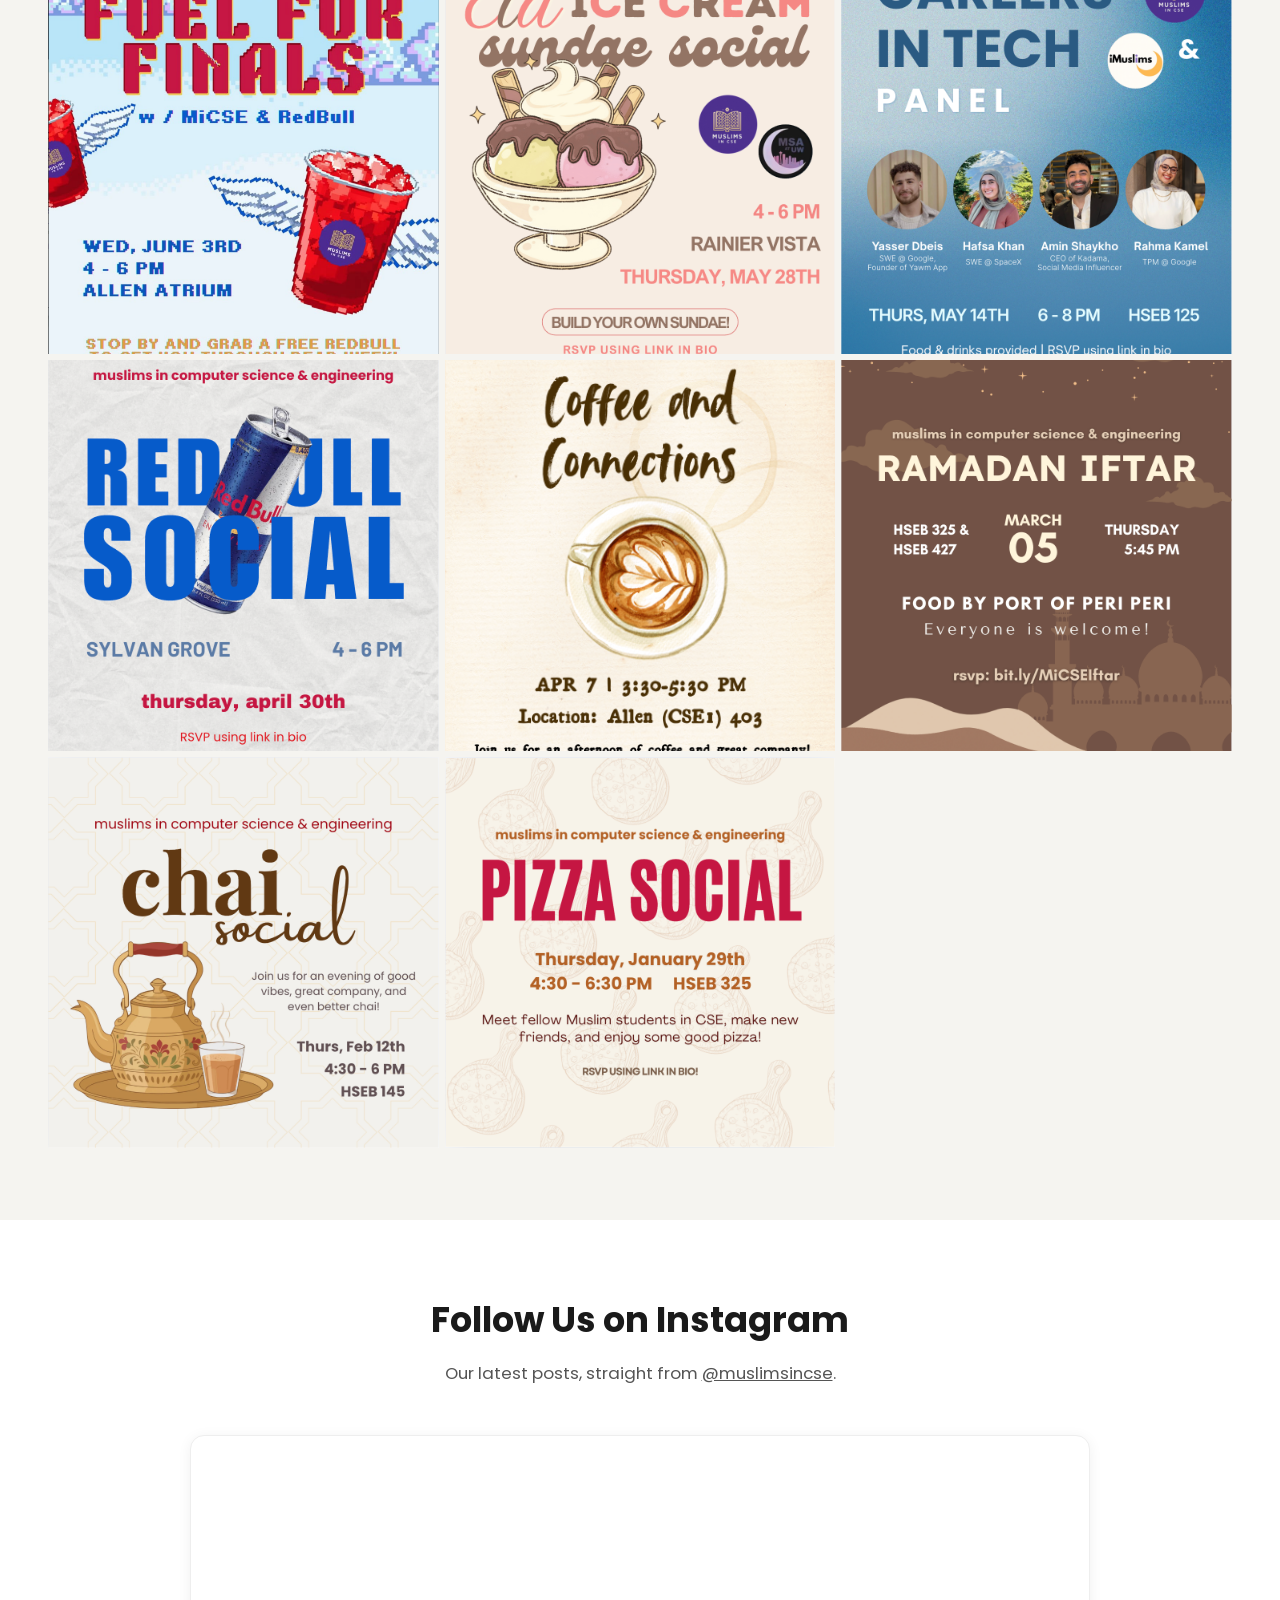
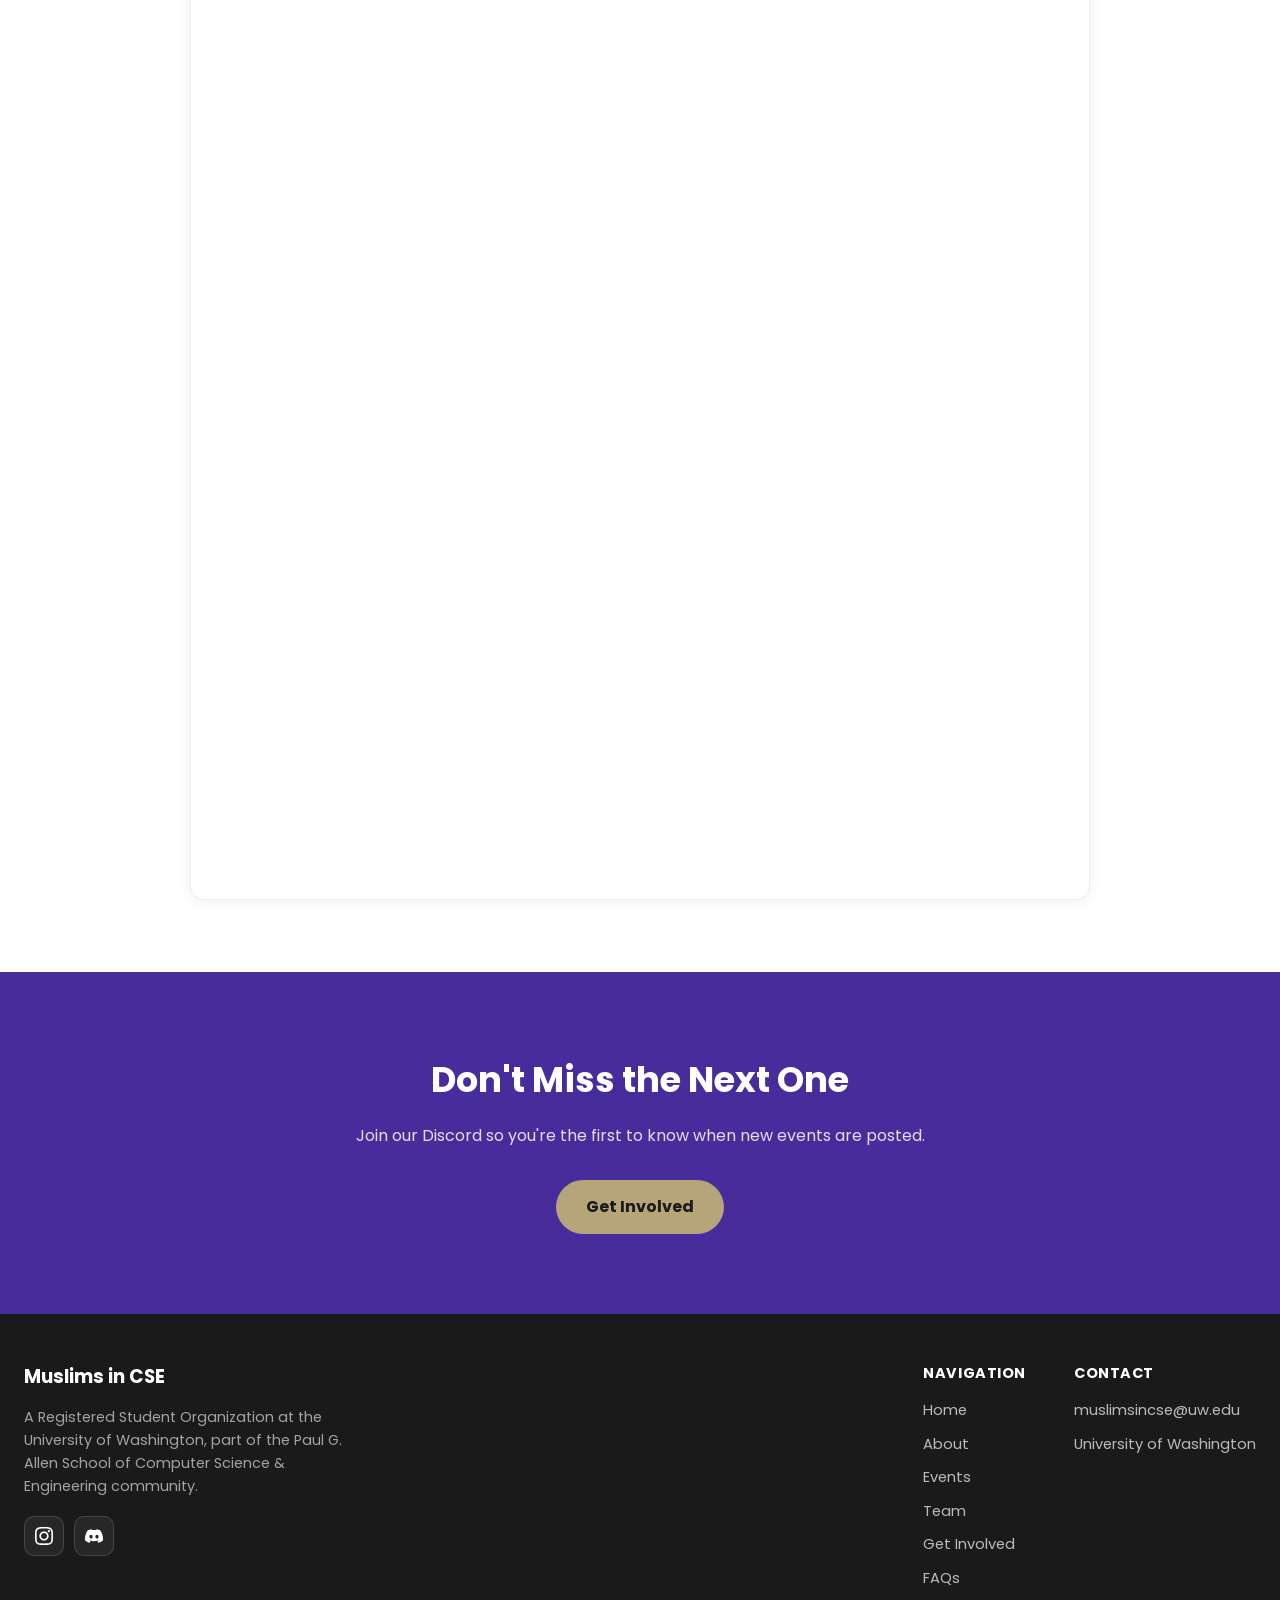
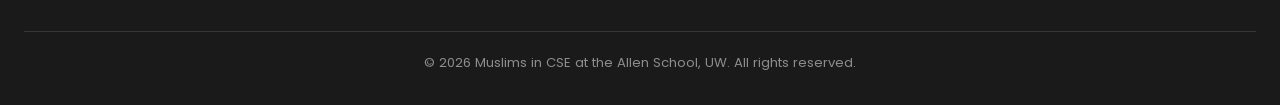
<file: events.html>
<!DOCTYPE html>
<html lang="en">
<head>
<meta charset="UTF-8">
<meta name="viewport" content="width=device-width, initial-scale=1.0">
<title>Events — Muslims in CSE</title>
<meta name="description" content="What's coming up, and a look back at the socials, iftars, panels and study nights we've hosted.">
<meta property="og:type" content="website">
<meta property="og:site_name" content="Muslims in CSE">
<meta property="og:title" content="Events — Muslims in CSE">
<meta property="og:description" content="What's coming up, and a look back at the socials, iftars, panels and study nights we've hosted.">
<meta property="og:image" content="https://students.washington.edu/muslimsincse/og-image.jpg">
<meta property="og:image:width" content="1200">
<meta property="og:image:height" content="630">
<meta property="og:url" content="https://students.washington.edu/muslimsincse/events.html">
<meta name="twitter:card" content="summary_large_image">
<link rel="icon" href="favicon.png" type="image/png">
<link rel="stylesheet" href="style.css">
</head>
<body>

<header class="site-header">
  <div class="nav-wrap">
    <a href="index.html" class="brand"><img src="logo.png" class="logo" alt="Muslims in CSE logo"> Muslims in CSE</a>
    <button class="menu-toggle" aria-label="Toggle menu" onclick="document.querySelector('.main-nav').classList.toggle('open')">&#9776;</button>
    <nav class="main-nav">
      <ul>
        <li><a href="index.html">Home</a></li>
        <li><a href="about.html">About</a></li>
        <li><a href="events.html" class="active">Events</a></li>
        <li><a href="team.html">Team</a></li>
        <li><a href="get-involved.html">Get Involved</a></li>
        <li><a href="faqs.html">FAQs</a></li>
      </ul>
    </nav>
  </div>
</header>

<section class="page-hero">
  <div class="container">
    <h1>Events</h1>
    <p>What's coming up, and a look back at what we've done.</p>
  </div>
</section>

<section>
  <div class="container">
    <h2 class="section-title">Upcoming Events</h2>
    <p class="section-lead">Everything we have coming up this quarter.</p>
    <div class="schedule-poster reveal">
      <img src="schedule-poster.png" alt="Muslims in CSE fall events: Pizza Social on Thursday October 15, Career Fair with MSA on Friday October 23, College Application Prep for high schoolers on Saturday October 24, and Study Night with RedBull on Thursday November 19.">
    </div>
    <p class="schedule-caption">Times, locations and RSVP links for each event go up on our <a href="https://www.instagram.com/muslimsincse/" target="_blank" rel="noopener">Instagram</a> and <a href="https://discord.gg/hwtS8GEwmB" target="_blank" rel="noopener">Discord</a> — follow along so you don't miss them.</p>

    <!--
      WHEN YOU HAVE AN UPCOMING EVENT, delete the .empty-state block above and use this instead
      (duplicate the .event-feature block for more than one event):

      <div class="event-feature-list">
        <div class="event-feature">
          <div class="event-feature-poster">
            <img src="event-poster.png" alt="Event name">
          </div>
          <div class="event-feature-details">
            <span class="eyebrow-tag">Upcoming Event</span>
            <h3>Event Name</h3>
            <p>Short description of the event.</p>
            <ul class="event-feature-meta">
              <li>&#128197; <strong>Date:</strong> Thursday, January 29, 2027</li>
              <li>&#128337; <strong>Time:</strong> 4:30 &ndash; 6:30 PM</li>
              <li>&#128205; <strong>Location:</strong> HSEB 325</li>
            </ul>
            <a href="RSVP_LINK" class="btn">RSVP</a>
          </div>
        </div>
      </div>
    -->
  </div>
</section>

<section class="section-soft">
  <div class="container">
    <h2 class="section-title">Past Events</h2>
    <p class="section-lead">A look back at some of what we've hosted.</p>
    <div class="past-events-grid reveal">
      <div class="past-event-tile" style="background-image: url('event-fuel-for-finals.png');">
        <div class="past-event-caption">
          <div class="past-event-date">June 2026</div>
          <h3>Fuel for Finals w/ MiCSE &amp; RedBull</h3>
          <p>Free RedBull to get everyone through dead week.</p>
        </div>
      </div>
      <div class="past-event-tile" style="background-image: url('event-eid-ice-cream.png');">
        <div class="past-event-caption">
          <div class="past-event-date">May 2026</div>
          <h3>Eid Ice Cream Sundae Social</h3>
          <p>Build-your-own sundae social with MSA at UW.</p>
        </div>
      </div>
      <div class="past-event-tile" style="background-image: url('event-careers-panel.png');">
        <div class="past-event-caption">
          <div class="past-event-date">May 2026</div>
          <h3>Careers in Tech Panel</h3>
          <p>With Muslim professionals in tech, co-hosted with iMuslims.</p>
        </div>
      </div>
      <div class="past-event-tile" style="background-image: url('event-redbull-social.png');">
        <div class="past-event-caption">
          <div class="past-event-date">April 2026</div>
          <h3>RedBull Social</h3>
          <p>A casual social at Sylvan Grove.</p>
        </div>
      </div>
      <div class="past-event-tile" style="background-image: url('event-coffee-connections.png');">
        <div class="past-event-caption">
          <div class="past-event-date">April 2026</div>
          <h3>Coffee and Connections</h3>
          <p>Co-hosted with MiT.</p>
        </div>
      </div>
      <div class="past-event-tile" style="background-image: url('event-ramadan-iftar.png');">
        <div class="past-event-caption">
          <div class="past-event-date">March 2026</div>
          <h3>Ramadan Iftar</h3>
          <p>Food by Port of Peri Peri — open to everyone.</p>
        </div>
      </div>
      <div class="past-event-tile" style="background-image: url('event-chai-social.png');">
        <div class="past-event-caption">
          <div class="past-event-date">February 2026</div>
          <h3>Chai Social</h3>
          <p>Good vibes, great company, and even better chai.</p>
        </div>
      </div>
      <div class="past-event-tile" style="background-image: url('event-pizza-social.png');">
        <div class="past-event-caption">
          <div class="past-event-date">January 2026</div>
          <h3>Pizza Social</h3>
          <p>Meeting fellow Muslim students in CSE over pizza.</p>
        </div>
      </div>
    </div>
  </div>
</section>

<section>
  <div class="container">
    <h2 class="section-title">Follow Us on Instagram</h2>
    <p class="section-lead">Our latest posts, straight from <a href="https://www.instagram.com/muslimsincse/" target="_blank" rel="noopener">@muslimsincse</a>.</p>
    <div class="instagram-embed-wrap" id="instagramEmbed">
      <!-- SociableKIT Instagram Feed widget -->
      <iframe src="https://widgets.sociablekit.com/instagram-feed/iframe/25712565" frameborder="0" style="width:100%; height:1000px; border:0;"></iframe>
    </div>
  </div>
</section>

<section class="cta">
  <div class="container">
    <h2>Don't Miss the Next One</h2>
    <p>Join our Discord so you're the first to know when new events are posted.</p>
    <a href="get-involved.html" class="btn">Get Involved</a>
  </div>
</section>

<footer class="site-footer">
  <div class="footer-inner">
    <div class="footer-brand">
      <h3>Muslims in CSE</h3>
      <p>A Registered Student Organization at the University of Washington, part of the Paul G. Allen School of Computer Science &amp; Engineering community.</p>
      <div class="social-row">
        <a href="https://www.instagram.com/muslimsincse/" target="_blank" rel="noopener" aria-label="Instagram">
          <svg viewBox="0 0 24 24" fill="currentColor"><path d="M12 2.163c3.204 0 3.584.012 4.85.07 3.252.148 4.771 1.691 4.919 4.919.058 1.265.069 1.645.069 4.849 0 3.205-.012 3.584-.069 4.849-.149 3.225-1.664 4.771-4.919 4.919-1.266.058-1.644.07-4.85.07-3.204 0-3.584-.012-4.849-.07-3.26-.149-4.771-1.699-4.919-4.92-.058-1.265-.07-1.644-.07-4.849 0-3.204.013-3.583.07-4.849.149-3.227 1.664-4.771 4.919-4.919 1.266-.057 1.645-.069 4.849-.069zm0-2.163c-3.259 0-3.667.014-4.947.072-4.358.2-6.78 2.618-6.98 6.98-.059 1.281-.073 1.689-.073 4.948 0 3.259.014 3.668.072 4.948.2 4.358 2.618 6.78 6.98 6.98 1.281.058 1.689.072 4.948.072 3.259 0 3.668-.014 4.948-.072 4.354-.2 6.782-2.618 6.979-6.98.059-1.28.073-1.689.073-4.948 0-3.259-.014-3.667-.072-4.947-.196-4.354-2.617-6.78-6.979-6.98-1.281-.059-1.69-.073-4.949-.073zm0 5.838c-3.403 0-6.162 2.759-6.162 6.162s2.759 6.163 6.162 6.163 6.162-2.759 6.162-6.163c0-3.403-2.759-6.162-6.162-6.162zm0 10.162c-2.209 0-4-1.79-4-4 0-2.209 1.791-4 4-4s4 1.791 4 4c0 2.21-1.791 4-4 4zm6.406-11.845c-.796 0-1.441.645-1.441 1.44s.645 1.44 1.441 1.44c.795 0 1.439-.645 1.439-1.44s-.644-1.44-1.439-1.44z"/></svg>
        </a>
        <a href="https://discord.gg/hwtS8GEwmB" target="_blank" rel="noopener" aria-label="Discord">
          <svg viewBox="0 0 24 24" fill="currentColor"><path d="M20.317 4.3698a19.7913 19.7913 0 00-4.8851-1.5152.0741.0741 0 00-.0785.0371c-.211.3753-.4447.8648-.6083 1.2495-1.8447-.2762-3.68-.2762-5.4868 0-.1636-.3933-.4058-.8742-.6177-1.2495a.077.077 0 00-.0785-.037 19.7363 19.7363 0 00-4.8852 1.515.0699.0699 0 00-.0321.0277C.5334 9.0458-.319 13.5799.0992 18.0578a.0824.0824 0 00.0312.0561c2.0528 1.5076 4.0413 2.4228 5.9929 3.0294a.0777.0777 0 00.0842-.0276c.4616-.6304.8731-1.2952 1.226-1.9942a.076.076 0 00-.0416-.1057c-.6528-.2476-1.2743-.5495-1.8722-.8923a.077.077 0 01-.0076-.1277c.1258-.0943.2517-.1923.3718-.2914a.0743.0743 0 01.0776-.0105c3.9278 1.7933 8.18 1.7933 12.0614 0a.0739.0739 0 01.0785.0095c.1202.099.246.1981.3728.2924a.077.077 0 01-.0066.1276 12.2986 12.2986 0 01-1.873.8914.0766.0766 0 00-.0407.1067c.3604.698.7719 1.3628 1.225 1.9932a.076.076 0 00.0842.0286c1.961-.6067 3.9495-1.522 6.0023-3.0294a.077.077 0 00.0313-.0552c.5004-5.177-.8382-9.6739-3.5485-13.6604a.061.061 0 00-.0312-.0286zM8.02 15.3312c-1.1825 0-2.1569-1.0857-2.1569-2.419 0-1.3332.9555-2.4189 2.157-2.4189 1.2108 0 2.1757 1.0952 2.1568 2.419 0 1.3332-.9555 2.4189-2.1569 2.4189zm7.9748 0c-1.1825 0-2.1569-1.0857-2.1569-2.419 0-1.3332.9554-2.4189 2.1569-2.4189 1.2108 0 2.1757 1.0952 2.1568 2.419 0 1.3332-.946 2.4189-2.1568 2.4189Z"/></svg>
        </a>
      </div>
    </div>
    <div class="footer-links">
      <div>
        <h4>Navigation</h4>
        <ul>
          <li><a href="index.html">Home</a></li>
          <li><a href="about.html">About</a></li>
          <li><a href="events.html">Events</a></li>
          <li><a href="team.html">Team</a></li>
          <li><a href="get-involved.html">Get Involved</a></li>
          <li><a href="faqs.html">FAQs</a></li>
        </ul>
      </div>
      <div>
        <h4>Contact</h4>
        <ul>
          <li><a href="mailto:muslimsincse@uw.edu">muslimsincse@uw.edu</a></li>
          <li><a href="https://www.washington.edu/" target="_blank" rel="noopener">University of Washington</a></li>
        </ul>
      </div>
    </div>
  </div>
  <div class="footer-bottom">&copy; 2026 Muslims in CSE at the Allen School, UW. All rights reserved.</div>
</footer>

<script src="main.js"></script>
</body>
</html>
</file>
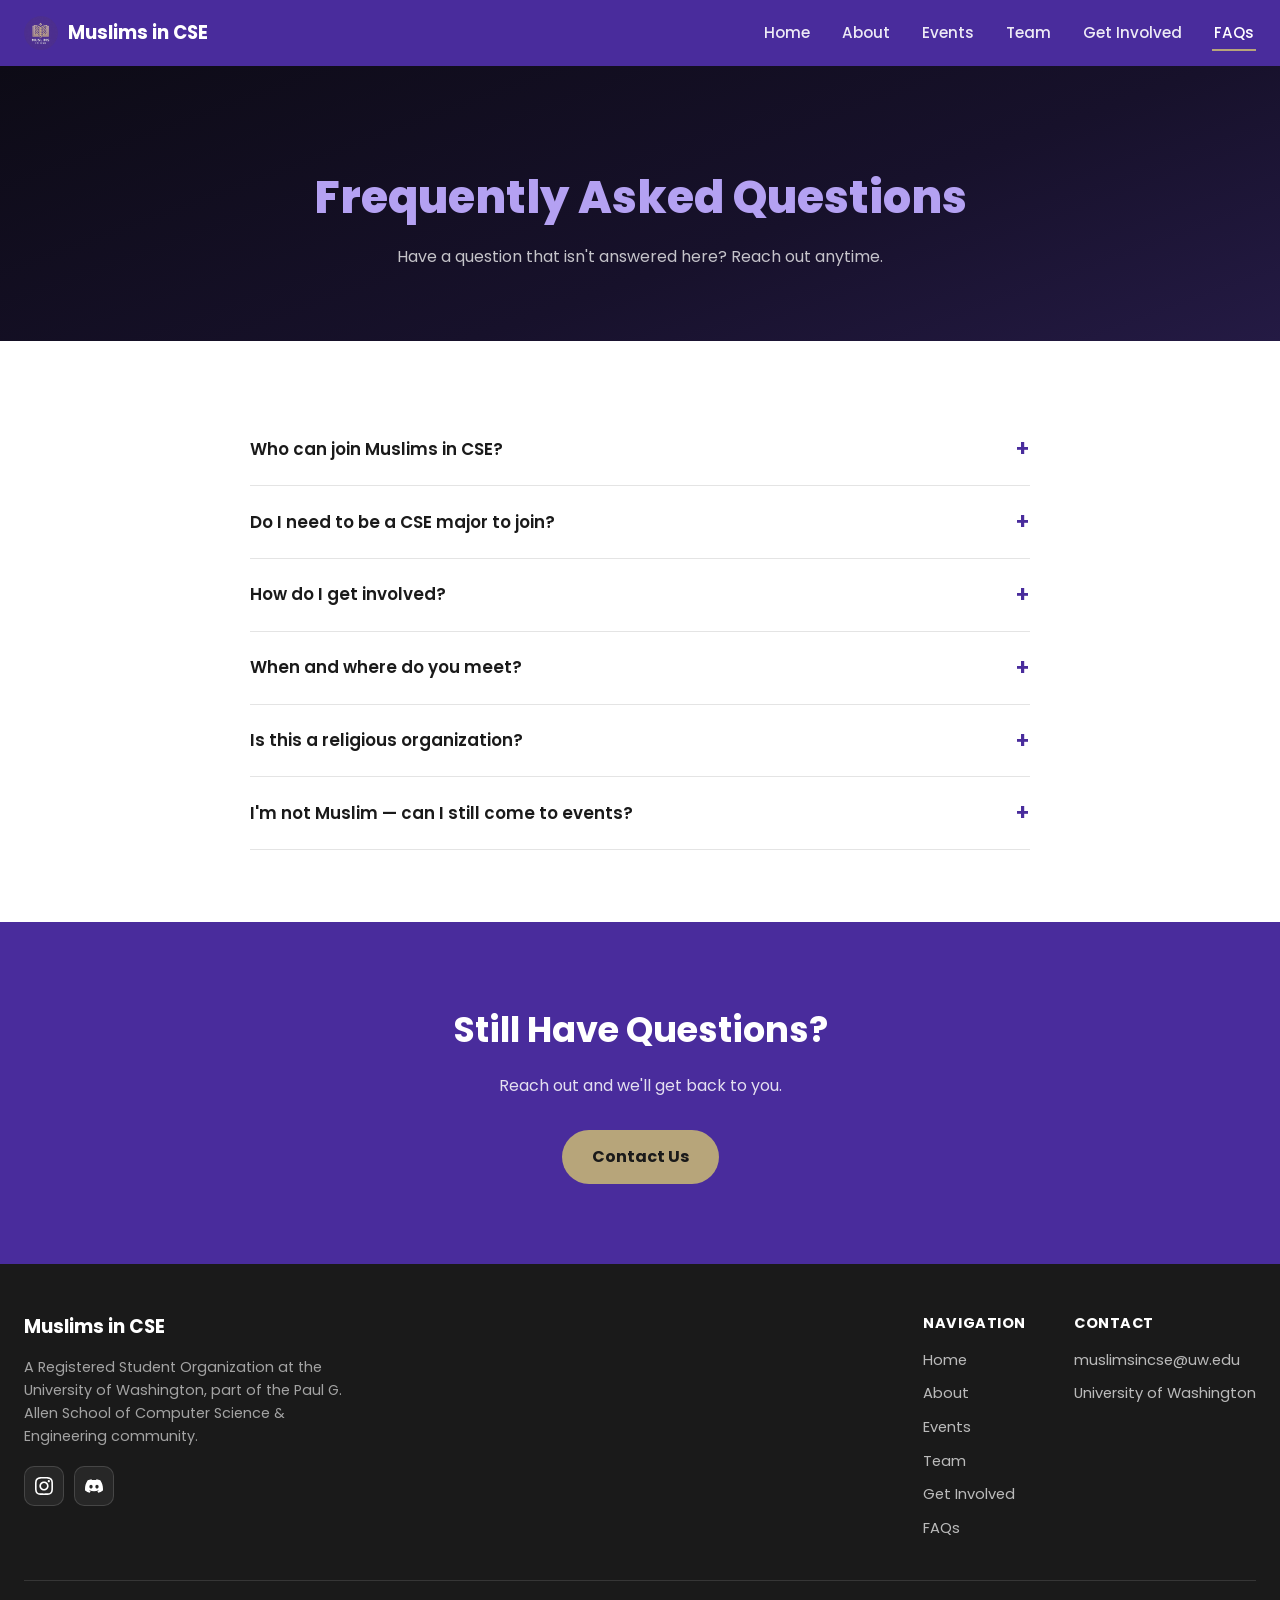
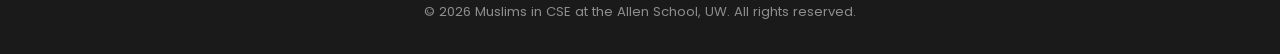
<file: faqs.html>
<!DOCTYPE html>
<html lang="en">
<head>
<meta charset="UTF-8">
<meta name="viewport" content="width=device-width, initial-scale=1.0">
<title>FAQs — Muslims in CSE</title>
<meta name="description" content="Answers to common questions about joining Muslims in CSE at the UW Allen School.">
<meta property="og:type" content="website">
<meta property="og:site_name" content="Muslims in CSE">
<meta property="og:title" content="FAQs — Muslims in CSE">
<meta property="og:description" content="Answers to common questions about joining Muslims in CSE at the UW Allen School.">
<meta property="og:image" content="https://students.washington.edu/muslimsincse/og-image.jpg">
<meta property="og:image:width" content="1200">
<meta property="og:image:height" content="630">
<meta property="og:url" content="https://students.washington.edu/muslimsincse/faqs.html">
<meta name="twitter:card" content="summary_large_image">
<link rel="icon" href="favicon.png" type="image/png">
<link rel="stylesheet" href="style.css">
</head>
<body>

<header class="site-header">
  <div class="nav-wrap">
    <a href="index.html" class="brand"><img src="logo.png" class="logo" alt="Muslims in CSE logo"> Muslims in CSE</a>
    <button class="menu-toggle" aria-label="Toggle menu" onclick="document.querySelector('.main-nav').classList.toggle('open')">&#9776;</button>
    <nav class="main-nav">
      <ul>
        <li><a href="index.html">Home</a></li>
        <li><a href="about.html">About</a></li>
        <li><a href="events.html">Events</a></li>
        <li><a href="team.html">Team</a></li>
        <li><a href="get-involved.html">Get Involved</a></li>
        <li><a href="faqs.html" class="active">FAQs</a></li>
      </ul>
    </nav>
  </div>
</header>

<section class="page-hero">
  <div class="container">
    <h1>Frequently Asked Questions</h1>
    <p>Have a question that isn't answered here? Reach out anytime.</p>
  </div>
</section>

<section>
  <div class="container">
    <div class="faq-list reveal">

      <details class="faq-item">
        <summary>Who can join Muslims in CSE?</summary>
        <p>Any UW student interested in our community is welcome to join, regardless of major or religious background.</p>
      </details>

      <details class="faq-item">
        <summary>Do I need to be a CSE major to join?</summary>
        <p>No. While we're based in the Allen School, all UW students are welcome to join us and come to our events.</p>
      </details>

      <details class="faq-item">
        <summary>How do I get involved?</summary>
        <p>Join our <a href="https://discord.gg/hwtS8GEwmB" target="_blank" rel="noopener">Discord</a>, follow us on social media, and come to our events — no sign-up required.</p>
      </details>

      <details class="faq-item">
        <summary>When and where do you meet?</summary>
        <p>Meeting times and locations vary by quarter. We post each quarter's schedule on <a href="https://www.instagram.com/muslimsincse/" target="_blank" rel="noopener">Instagram</a> and announce events in our <a href="https://discord.gg/hwtS8GEwmB" target="_blank" rel="noopener">Discord</a> — those are the best places to check.</p>
      </details>

      <details class="faq-item">
        <summary>Is this a religious organization?</summary>
        <p>We're a cultural and community organization for Muslim students. All are welcome, regardless of religious practice level.</p>
      </details>

      <details class="faq-item">
        <summary>I'm not Muslim — can I still come to events?</summary>
        <p>Yes! Our events are open to the wider UW community, regardless of religion or background. Everyone is welcome to join us and learn more about who we are.</p>
      </details>

    </div>
  </div>
</section>

<section class="cta">
  <div class="container">
    <h2>Still Have Questions?</h2>
    <p>Reach out and we'll get back to you.</p>
    <a href="mailto:muslimsincse@uw.edu" class="btn">Contact Us</a>
  </div>
</section>

<footer class="site-footer">
  <div class="footer-inner">
    <div class="footer-brand">
      <h3>Muslims in CSE</h3>
      <p>A Registered Student Organization at the University of Washington, part of the Paul G. Allen School of Computer Science &amp; Engineering community.</p>
      <div class="social-row">
        <a href="https://www.instagram.com/muslimsincse/" target="_blank" rel="noopener" aria-label="Instagram">
          <svg viewBox="0 0 24 24" fill="currentColor"><path d="M12 2.163c3.204 0 3.584.012 4.85.07 3.252.148 4.771 1.691 4.919 4.919.058 1.265.069 1.645.069 4.849 0 3.205-.012 3.584-.069 4.849-.149 3.225-1.664 4.771-4.919 4.919-1.266.058-1.644.07-4.85.07-3.204 0-3.584-.012-4.849-.07-3.26-.149-4.771-1.699-4.919-4.92-.058-1.265-.07-1.644-.07-4.849 0-3.204.013-3.583.07-4.849.149-3.227 1.664-4.771 4.919-4.919 1.266-.057 1.645-.069 4.849-.069zm0-2.163c-3.259 0-3.667.014-4.947.072-4.358.2-6.78 2.618-6.98 6.98-.059 1.281-.073 1.689-.073 4.948 0 3.259.014 3.668.072 4.948.2 4.358 2.618 6.78 6.98 6.98 1.281.058 1.689.072 4.948.072 3.259 0 3.668-.014 4.948-.072 4.354-.2 6.782-2.618 6.979-6.98.059-1.28.073-1.689.073-4.948 0-3.259-.014-3.667-.072-4.947-.196-4.354-2.617-6.78-6.979-6.98-1.281-.059-1.69-.073-4.949-.073zm0 5.838c-3.403 0-6.162 2.759-6.162 6.162s2.759 6.163 6.162 6.163 6.162-2.759 6.162-6.163c0-3.403-2.759-6.162-6.162-6.162zm0 10.162c-2.209 0-4-1.79-4-4 0-2.209 1.791-4 4-4s4 1.791 4 4c0 2.21-1.791 4-4 4zm6.406-11.845c-.796 0-1.441.645-1.441 1.44s.645 1.44 1.441 1.44c.795 0 1.439-.645 1.439-1.44s-.644-1.44-1.439-1.44z"/></svg>
        </a>
        <a href="https://discord.gg/hwtS8GEwmB" target="_blank" rel="noopener" aria-label="Discord">
          <svg viewBox="0 0 24 24" fill="currentColor"><path d="M20.317 4.3698a19.7913 19.7913 0 00-4.8851-1.5152.0741.0741 0 00-.0785.0371c-.211.3753-.4447.8648-.6083 1.2495-1.8447-.2762-3.68-.2762-5.4868 0-.1636-.3933-.4058-.8742-.6177-1.2495a.077.077 0 00-.0785-.037 19.7363 19.7363 0 00-4.8852 1.515.0699.0699 0 00-.0321.0277C.5334 9.0458-.319 13.5799.0992 18.0578a.0824.0824 0 00.0312.0561c2.0528 1.5076 4.0413 2.4228 5.9929 3.0294a.0777.0777 0 00.0842-.0276c.4616-.6304.8731-1.2952 1.226-1.9942a.076.076 0 00-.0416-.1057c-.6528-.2476-1.2743-.5495-1.8722-.8923a.077.077 0 01-.0076-.1277c.1258-.0943.2517-.1923.3718-.2914a.0743.0743 0 01.0776-.0105c3.9278 1.7933 8.18 1.7933 12.0614 0a.0739.0739 0 01.0785.0095c.1202.099.246.1981.3728.2924a.077.077 0 01-.0066.1276 12.2986 12.2986 0 01-1.873.8914.0766.0766 0 00-.0407.1067c.3604.698.7719 1.3628 1.225 1.9932a.076.076 0 00.0842.0286c1.961-.6067 3.9495-1.522 6.0023-3.0294a.077.077 0 00.0313-.0552c.5004-5.177-.8382-9.6739-3.5485-13.6604a.061.061 0 00-.0312-.0286zM8.02 15.3312c-1.1825 0-2.1569-1.0857-2.1569-2.419 0-1.3332.9555-2.4189 2.157-2.4189 1.2108 0 2.1757 1.0952 2.1568 2.419 0 1.3332-.9555 2.4189-2.1569 2.4189zm7.9748 0c-1.1825 0-2.1569-1.0857-2.1569-2.419 0-1.3332.9554-2.4189 2.1569-2.4189 1.2108 0 2.1757 1.0952 2.1568 2.419 0 1.3332-.946 2.4189-2.1568 2.4189Z"/></svg>
        </a>
      </div>
    </div>
    <div class="footer-links">
      <div>
        <h4>Navigation</h4>
        <ul>
          <li><a href="index.html">Home</a></li>
          <li><a href="about.html">About</a></li>
          <li><a href="events.html">Events</a></li>
          <li><a href="team.html">Team</a></li>
          <li><a href="get-involved.html">Get Involved</a></li>
          <li><a href="faqs.html">FAQs</a></li>
        </ul>
      </div>
      <div>
        <h4>Contact</h4>
        <ul>
          <li><a href="mailto:muslimsincse@uw.edu">muslimsincse@uw.edu</a></li>
          <li><a href="https://www.washington.edu/" target="_blank" rel="noopener">University of Washington</a></li>
        </ul>
      </div>
    </div>
  </div>
  <div class="footer-bottom">&copy; 2026 Muslims in CSE at the Allen School, UW. All rights reserved.</div>
</footer>

<script src="main.js"></script>
</body>
</html>
</file>
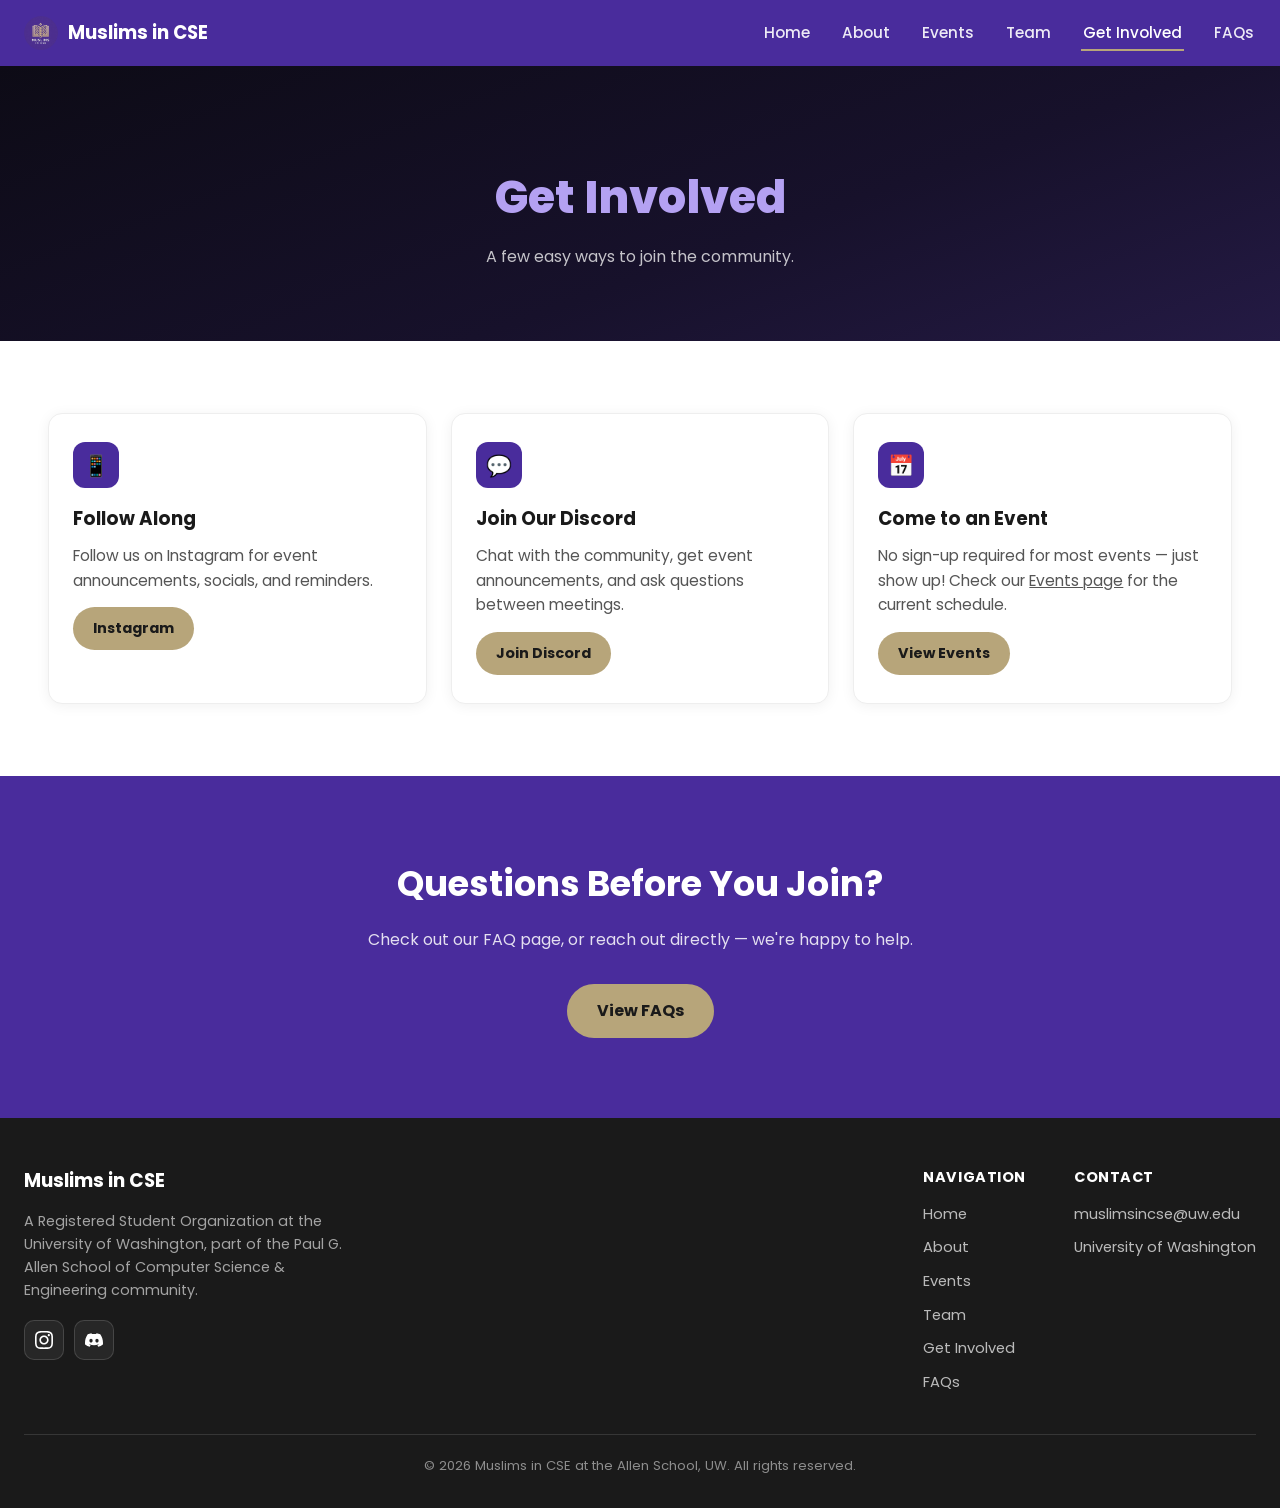
<file: get-involved.html>
<!DOCTYPE html>
<html lang="en">
<head>
<meta charset="UTF-8">
<meta name="viewport" content="width=device-width, initial-scale=1.0">
<title>Get Involved — Muslims in CSE</title>
<meta name="description" content="A few easy ways to join the community: Instagram, Discord, and our events.">
<meta property="og:type" content="website">
<meta property="og:site_name" content="Muslims in CSE">
<meta property="og:title" content="Get Involved — Muslims in CSE">
<meta property="og:description" content="A few easy ways to join the community: Instagram, Discord, and our events.">
<meta property="og:image" content="https://students.washington.edu/muslimsincse/og-image.jpg">
<meta property="og:image:width" content="1200">
<meta property="og:image:height" content="630">
<meta property="og:url" content="https://students.washington.edu/muslimsincse/get-involved.html">
<meta name="twitter:card" content="summary_large_image">
<link rel="icon" href="favicon.png" type="image/png">
<link rel="stylesheet" href="style.css">
</head>
<body>

<header class="site-header">
  <div class="nav-wrap">
    <a href="index.html" class="brand"><img src="logo.png" class="logo" alt="Muslims in CSE logo"> Muslims in CSE</a>
    <button class="menu-toggle" aria-label="Toggle menu" onclick="document.querySelector('.main-nav').classList.toggle('open')">&#9776;</button>
    <nav class="main-nav">
      <ul>
        <li><a href="index.html">Home</a></li>
        <li><a href="about.html">About</a></li>
        <li><a href="events.html">Events</a></li>
        <li><a href="team.html">Team</a></li>
        <li><a href="get-involved.html" class="active">Get Involved</a></li>
        <li><a href="faqs.html">FAQs</a></li>
      </ul>
    </nav>
  </div>
</header>

<section class="page-hero">
  <div class="container">
    <h1>Get Involved</h1>
    <p>A few easy ways to join the community.</p>
  </div>
</section>

<section>
  <div class="container">
    <div class="grid reveal">
      <div class="card">
        <div class="icon">&#128241;</div>
        <h3>Follow Along</h3>
        <p>Follow us on Instagram for event announcements, socials, and reminders.</p>
        <p style="margin-top:14px;"><a href="https://www.instagram.com/muslimsincse/" target="_blank" rel="noopener" class="btn" style="padding:10px 20px; font-size:0.9rem;">Instagram</a></p>
      </div>
      <div class="card">
        <div class="icon">&#128172;</div>
        <h3>Join Our Discord</h3>
        <p>Chat with the community, get event announcements, and ask questions between meetings.</p>
        <p style="margin-top:14px;"><a href="https://discord.gg/hwtS8GEwmB" target="_blank" rel="noopener" class="btn" style="padding:10px 20px; font-size:0.9rem;">Join Discord</a></p>
      </div>
      <div class="card">
        <div class="icon">&#128197;</div>
        <h3>Come to an Event</h3>
        <p>No sign-up required for most events — just show up! Check our <a href="events.html">Events page</a> for the current schedule.</p>
        <p style="margin-top:14px;"><a href="events.html" class="btn" style="padding:10px 20px; font-size:0.9rem;">View Events</a></p>
      </div>
    </div>
  </div>
</section>

<section class="cta">
  <div class="container">
    <h2>Questions Before You Join?</h2>
    <p>Check out our FAQ page, or reach out directly — we're happy to help.</p>
    <a href="faqs.html" class="btn">View FAQs</a>
  </div>
</section>

<footer class="site-footer">
  <div class="footer-inner">
    <div class="footer-brand">
      <h3>Muslims in CSE</h3>
      <p>A Registered Student Organization at the University of Washington, part of the Paul G. Allen School of Computer Science &amp; Engineering community.</p>
      <div class="social-row">
        <a href="https://www.instagram.com/muslimsincse/" target="_blank" rel="noopener" aria-label="Instagram">
          <svg viewBox="0 0 24 24" fill="currentColor"><path d="M12 2.163c3.204 0 3.584.012 4.85.07 3.252.148 4.771 1.691 4.919 4.919.058 1.265.069 1.645.069 4.849 0 3.205-.012 3.584-.069 4.849-.149 3.225-1.664 4.771-4.919 4.919-1.266.058-1.644.07-4.85.07-3.204 0-3.584-.012-4.849-.07-3.26-.149-4.771-1.699-4.919-4.92-.058-1.265-.07-1.644-.07-4.849 0-3.204.013-3.583.07-4.849.149-3.227 1.664-4.771 4.919-4.919 1.266-.057 1.645-.069 4.849-.069zm0-2.163c-3.259 0-3.667.014-4.947.072-4.358.2-6.78 2.618-6.98 6.98-.059 1.281-.073 1.689-.073 4.948 0 3.259.014 3.668.072 4.948.2 4.358 2.618 6.78 6.98 6.98 1.281.058 1.689.072 4.948.072 3.259 0 3.668-.014 4.948-.072 4.354-.2 6.782-2.618 6.979-6.98.059-1.28.073-1.689.073-4.948 0-3.259-.014-3.667-.072-4.947-.196-4.354-2.617-6.78-6.979-6.98-1.281-.059-1.69-.073-4.949-.073zm0 5.838c-3.403 0-6.162 2.759-6.162 6.162s2.759 6.163 6.162 6.163 6.162-2.759 6.162-6.163c0-3.403-2.759-6.162-6.162-6.162zm0 10.162c-2.209 0-4-1.79-4-4 0-2.209 1.791-4 4-4s4 1.791 4 4c0 2.21-1.791 4-4 4zm6.406-11.845c-.796 0-1.441.645-1.441 1.44s.645 1.44 1.441 1.44c.795 0 1.439-.645 1.439-1.44s-.644-1.44-1.439-1.44z"/></svg>
        </a>
        <a href="https://discord.gg/hwtS8GEwmB" target="_blank" rel="noopener" aria-label="Discord">
          <svg viewBox="0 0 24 24" fill="currentColor"><path d="M20.317 4.3698a19.7913 19.7913 0 00-4.8851-1.5152.0741.0741 0 00-.0785.0371c-.211.3753-.4447.8648-.6083 1.2495-1.8447-.2762-3.68-.2762-5.4868 0-.1636-.3933-.4058-.8742-.6177-1.2495a.077.077 0 00-.0785-.037 19.7363 19.7363 0 00-4.8852 1.515.0699.0699 0 00-.0321.0277C.5334 9.0458-.319 13.5799.0992 18.0578a.0824.0824 0 00.0312.0561c2.0528 1.5076 4.0413 2.4228 5.9929 3.0294a.0777.0777 0 00.0842-.0276c.4616-.6304.8731-1.2952 1.226-1.9942a.076.076 0 00-.0416-.1057c-.6528-.2476-1.2743-.5495-1.8722-.8923a.077.077 0 01-.0076-.1277c.1258-.0943.2517-.1923.3718-.2914a.0743.0743 0 01.0776-.0105c3.9278 1.7933 8.18 1.7933 12.0614 0a.0739.0739 0 01.0785.0095c.1202.099.246.1981.3728.2924a.077.077 0 01-.0066.1276 12.2986 12.2986 0 01-1.873.8914.0766.0766 0 00-.0407.1067c.3604.698.7719 1.3628 1.225 1.9932a.076.076 0 00.0842.0286c1.961-.6067 3.9495-1.522 6.0023-3.0294a.077.077 0 00.0313-.0552c.5004-5.177-.8382-9.6739-3.5485-13.6604a.061.061 0 00-.0312-.0286zM8.02 15.3312c-1.1825 0-2.1569-1.0857-2.1569-2.419 0-1.3332.9555-2.4189 2.157-2.4189 1.2108 0 2.1757 1.0952 2.1568 2.419 0 1.3332-.9555 2.4189-2.1569 2.4189zm7.9748 0c-1.1825 0-2.1569-1.0857-2.1569-2.419 0-1.3332.9554-2.4189 2.1569-2.4189 1.2108 0 2.1757 1.0952 2.1568 2.419 0 1.3332-.946 2.4189-2.1568 2.4189Z"/></svg>
        </a>
      </div>
    </div>
    <div class="footer-links">
      <div>
        <h4>Navigation</h4>
        <ul>
          <li><a href="index.html">Home</a></li>
          <li><a href="about.html">About</a></li>
          <li><a href="events.html">Events</a></li>
          <li><a href="team.html">Team</a></li>
          <li><a href="get-involved.html">Get Involved</a></li>
          <li><a href="faqs.html">FAQs</a></li>
        </ul>
      </div>
      <div>
        <h4>Contact</h4>
        <ul>
          <li><a href="mailto:muslimsincse@uw.edu">muslimsincse@uw.edu</a></li>
          <li><a href="https://www.washington.edu/" target="_blank" rel="noopener">University of Washington</a></li>
        </ul>
      </div>
    </div>
  </div>
  <div class="footer-bottom">&copy; 2026 Muslims in CSE at the Allen School, UW. All rights reserved.</div>
</footer>

<script src="main.js"></script>
</body>
</html>
</file>
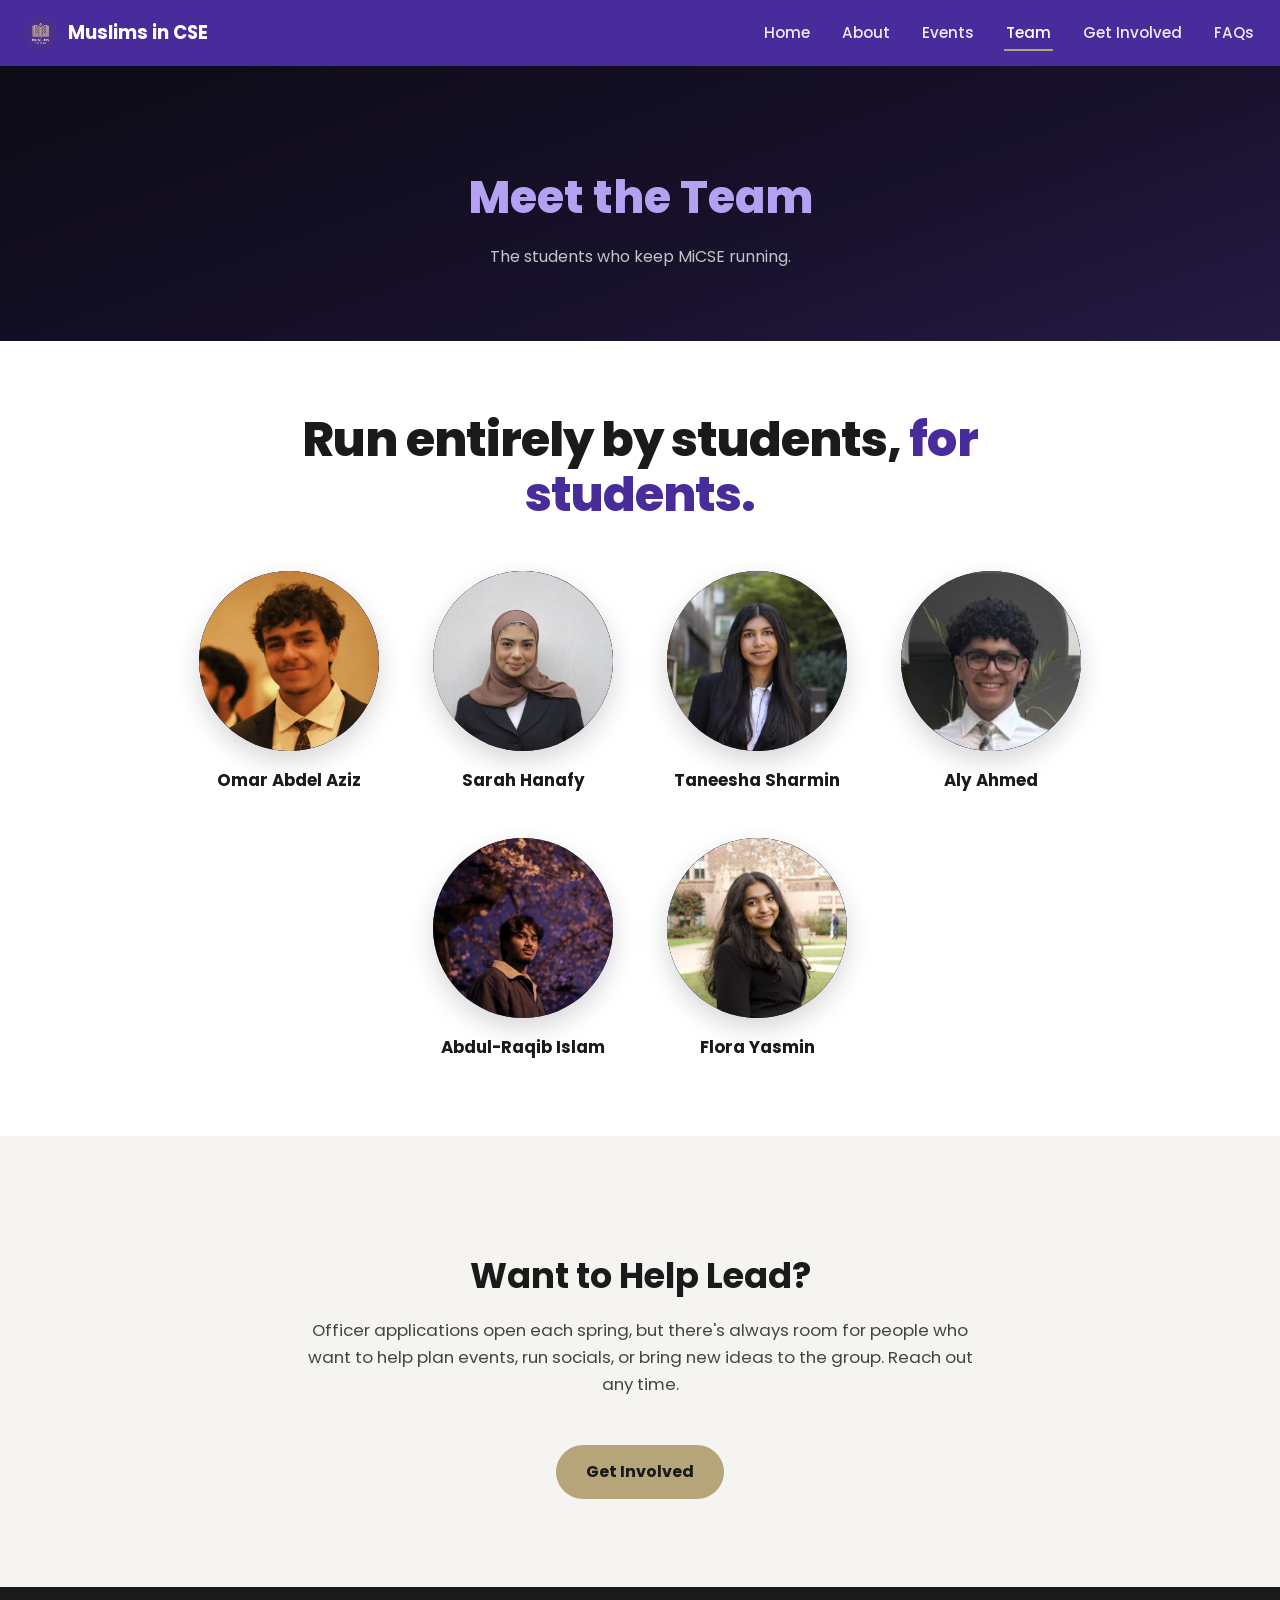
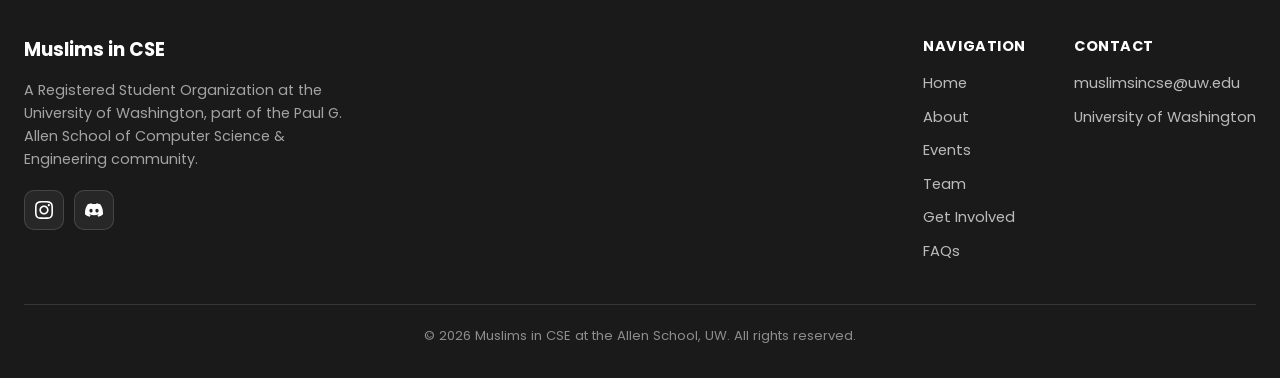
<file: team.html>
<!DOCTYPE html>
<html lang="en">
<head>
<meta charset="UTF-8">
<meta name="viewport" content="width=device-width, initial-scale=1.0">
<title>Team — Muslims in CSE</title>
<meta name="description" content="Meet the students who keep MiCSE running.">
<meta property="og:type" content="website">
<meta property="og:site_name" content="Muslims in CSE">
<meta property="og:title" content="Team — Muslims in CSE">
<meta property="og:description" content="Meet the students who keep MiCSE running.">
<meta property="og:image" content="https://students.washington.edu/muslimsincse/og-image.jpg">
<meta property="og:image:width" content="1200">
<meta property="og:image:height" content="630">
<meta property="og:url" content="https://students.washington.edu/muslimsincse/team.html">
<meta name="twitter:card" content="summary_large_image">
<link rel="icon" href="favicon.png" type="image/png">
<link rel="stylesheet" href="style.css">
</head>
<body>

<header class="site-header">
  <div class="nav-wrap">
    <a href="index.html" class="brand"><img src="logo.png" class="logo" alt="Muslims in CSE logo"> Muslims in CSE</a>
    <button class="menu-toggle" aria-label="Toggle menu" onclick="document.querySelector('.main-nav').classList.toggle('open')">&#9776;</button>
    <nav class="main-nav">
      <ul>
        <li><a href="index.html">Home</a></li>
        <li><a href="about.html">About</a></li>
        <li><a href="events.html">Events</a></li>
        <li><a href="team.html" class="active">Team</a></li>
        <li><a href="get-involved.html">Get Involved</a></li>
        <li><a href="faqs.html">FAQs</a></li>
      </ul>
    </nav>
  </div>
</header>

<section class="page-hero">
  <div class="container">
    <h1>Meet the Team</h1>
    <p>The students who keep MiCSE running.</p>
  </div>
</section>

<section>
  <div class="container">
    <h2 class="statement" style="text-align:center; max-width:820px; margin:0 auto 48px;">Run entirely by students, <span class="accent">for students.</span></h2>

    <!--
      TO UPDATE THIS PAGE:
      - To add a photo, swap the initials for an image:
        <div class="team-photo"><img src="team-firstname.jpg" alt="Their Name"></div>
      - Duplicate a .team-member block to add someone; delete one to remove.
      - Members appear in the order they are listed here.
    -->
    <div class="team-grid reveal">
      <div class="team-member">
        <div class="team-photo"><img src="team-omar-abdel-aziz.jpg" alt="Omar Abdel Aziz"></div>
        <h3>Omar Abdel Aziz</h3>
      </div>
      <div class="team-member">
        <div class="team-photo"><img src="team-sarah.jpg" alt="Sarah Hanafy"></div>
        <h3>Sarah Hanafy</h3>
      </div>
      <div class="team-member">
        <div class="team-photo"><img src="team-taneesha-sharmin.jpg" alt="Taneesha Sharmin"></div>
        <h3>Taneesha Sharmin</h3>
      </div>
      <div class="team-member">
        <div class="team-photo"><img src="team-aly-ahmed.jpg" alt="Aly Ahmed"></div>
        <h3>Aly Ahmed</h3>
      </div>
      <div class="team-member">
        <div class="team-photo"><img src="team-abdul-raqib-islam.jpg" alt="Abdul-Raqib Islam"></div>
        <h3>Abdul-Raqib Islam</h3>
      </div>
      <div class="team-member">
        <div class="team-photo"><img src="team-flora-yasmin.jpg" alt="Flora Yasmin"></div>
        <h3>Flora Yasmin</h3>
      </div>
    </div>
  </div>
</section>

<section class="section-soft">
  <div class="container prose" style="text-align:center;">
    <h2 class="section-title">Want to Help Lead?</h2>
    <p class="section-lead">Officer applications open each spring, but there's always room for people who want to help plan events, run socials, or bring new ideas to the group. Reach out any time.</p>
    <p><a href="get-involved.html" class="btn">Get Involved</a></p>
  </div>
</section>

<footer class="site-footer">
  <div class="footer-inner">
    <div class="footer-brand">
      <h3>Muslims in CSE</h3>
      <p>A Registered Student Organization at the University of Washington, part of the Paul G. Allen School of Computer Science &amp; Engineering community.</p>
      <div class="social-row">
        <a href="https://www.instagram.com/muslimsincse/" target="_blank" rel="noopener" aria-label="Instagram">
          <svg viewBox="0 0 24 24" fill="currentColor"><path d="M12 2.163c3.204 0 3.584.012 4.85.07 3.252.148 4.771 1.691 4.919 4.919.058 1.265.069 1.645.069 4.849 0 3.205-.012 3.584-.069 4.849-.149 3.225-1.664 4.771-4.919 4.919-1.266.058-1.644.07-4.85.07-3.204 0-3.584-.012-4.849-.07-3.26-.149-4.771-1.699-4.919-4.92-.058-1.265-.07-1.644-.07-4.849 0-3.204.013-3.583.07-4.849.149-3.227 1.664-4.771 4.919-4.919 1.266-.057 1.645-.069 4.849-.069zm0-2.163c-3.259 0-3.667.014-4.947.072-4.358.2-6.78 2.618-6.98 6.98-.059 1.281-.073 1.689-.073 4.948 0 3.259.014 3.668.072 4.948.2 4.358 2.618 6.78 6.98 6.98 1.281.058 1.689.072 4.948.072 3.259 0 3.668-.014 4.948-.072 4.354-.2 6.782-2.618 6.979-6.98.059-1.28.073-1.689.073-4.948 0-3.259-.014-3.667-.072-4.947-.196-4.354-2.617-6.78-6.979-6.98-1.281-.059-1.69-.073-4.949-.073zm0 5.838c-3.403 0-6.162 2.759-6.162 6.162s2.759 6.163 6.162 6.163 6.162-2.759 6.162-6.163c0-3.403-2.759-6.162-6.162-6.162zm0 10.162c-2.209 0-4-1.79-4-4 0-2.209 1.791-4 4-4s4 1.791 4 4c0 2.21-1.791 4-4 4zm6.406-11.845c-.796 0-1.441.645-1.441 1.44s.645 1.44 1.441 1.44c.795 0 1.439-.645 1.439-1.44s-.644-1.44-1.439-1.44z"/></svg>
        </a>
        <a href="https://discord.gg/hwtS8GEwmB" target="_blank" rel="noopener" aria-label="Discord">
          <svg viewBox="0 0 24 24" fill="currentColor"><path d="M20.317 4.3698a19.7913 19.7913 0 00-4.8851-1.5152.0741.0741 0 00-.0785.0371c-.211.3753-.4447.8648-.6083 1.2495-1.8447-.2762-3.68-.2762-5.4868 0-.1636-.3933-.4058-.8742-.6177-1.2495a.077.077 0 00-.0785-.037 19.7363 19.7363 0 00-4.8852 1.515.0699.0699 0 00-.0321.0277C.5334 9.0458-.319 13.5799.0992 18.0578a.0824.0824 0 00.0312.0561c2.0528 1.5076 4.0413 2.4228 5.9929 3.0294a.0777.0777 0 00.0842-.0276c.4616-.6304.8731-1.2952 1.226-1.9942a.076.076 0 00-.0416-.1057c-.6528-.2476-1.2743-.5495-1.8722-.8923a.077.077 0 01-.0076-.1277c.1258-.0943.2517-.1923.3718-.2914a.0743.0743 0 01.0776-.0105c3.9278 1.7933 8.18 1.7933 12.0614 0a.0739.0739 0 01.0785.0095c.1202.099.246.1981.3728.2924a.077.077 0 01-.0066.1276 12.2986 12.2986 0 01-1.873.8914.0766.0766 0 00-.0407.1067c.3604.698.7719 1.3628 1.225 1.9932a.076.076 0 00.0842.0286c1.961-.6067 3.9495-1.522 6.0023-3.0294a.077.077 0 00.0313-.0552c.5004-5.177-.8382-9.6739-3.5485-13.6604a.061.061 0 00-.0312-.0286zM8.02 15.3312c-1.1825 0-2.1569-1.0857-2.1569-2.419 0-1.3332.9555-2.4189 2.157-2.4189 1.2108 0 2.1757 1.0952 2.1568 2.419 0 1.3332-.9555 2.4189-2.1569 2.4189zm7.9748 0c-1.1825 0-2.1569-1.0857-2.1569-2.419 0-1.3332.9554-2.4189 2.1569-2.4189 1.2108 0 2.1757 1.0952 2.1568 2.419 0 1.3332-.946 2.4189-2.1568 2.4189Z"/></svg>
        </a>
      </div>
    </div>
    <div class="footer-links">
      <div>
        <h4>Navigation</h4>
        <ul>
          <li><a href="index.html">Home</a></li>
          <li><a href="about.html">About</a></li>
          <li><a href="events.html">Events</a></li>
          <li><a href="team.html">Team</a></li>
          <li><a href="get-involved.html">Get Involved</a></li>
          <li><a href="faqs.html">FAQs</a></li>
        </ul>
      </div>
      <div>
        <h4>Contact</h4>
        <ul>
          <li><a href="mailto:muslimsincse@uw.edu">muslimsincse@uw.edu</a></li>
          <li><a href="https://www.washington.edu/" target="_blank" rel="noopener">University of Washington</a></li>
        </ul>
      </div>
    </div>
  </div>
  <div class="footer-bottom">&copy; 2026 Muslims in CSE at the Allen School, UW. All rights reserved.</div>
</footer>

<script src="main.js"></script>
</body>
</html>
</file>
<file: style.css>
@import url('https://fonts.googleapis.com/css2?family=Poppins:wght@400;500;600;700;800&display=swap');

:root {
  --purple: #492c9c;
  --purple-dark: #2c1a63;
  --purple-light: #b4a1f2;
  --gold: #b7a57a;
  --ink: #1a1a1a;
  --bg-soft: #f5f4f0;
  --white: #ffffff;
  --radius: 14px;
}

* { box-sizing: border-box; }

/* Anchor links (e.g. the hero's scroll cue) glide instead of jumping. */
html { scroll-behavior: smooth; }

/* Stop the sticky header from covering the top of a section we jump to. */
[id] { scroll-margin-top: 84px; }

@media (prefers-reduced-motion: reduce) {
  html { scroll-behavior: auto; }
}

body {
  margin: 0;
  font-family: 'Poppins', -apple-system, BlinkMacSystemFont, "Segoe UI", Roboto, Helvetica, Arial, sans-serif;
  color: var(--ink);
  line-height: 1.6;
  background: var(--white);
}

h1, h2, h3, .brand, nav.main-nav a { font-family: 'Poppins', sans-serif; }

img { max-width: 100%; display: block; }
a { color: inherit; }

.container {
  max-width: 1600px;
  margin: 0 auto;
  padding: 0 24px;
}

/* Header / nav */
header.site-header {
  position: sticky;
  top: 0;
  z-index: 50;
  background: var(--purple);
  border-bottom: none;
}

.nav-wrap {
  display: flex;
  align-items: center;
  justify-content: space-between;
  padding: 16px 24px;
  max-width: 1600px;
  margin: 0 auto;
}

.brand {
  display: flex;
  align-items: center;
  gap: 10px;
  font-weight: 700;
  font-size: 1.15rem;
  text-decoration: none;
  color: var(--white);
}

.brand .logo {
  width: 34px;
  height: 34px;
  border-radius: 50%;
  object-fit: cover;
  display: block;
}

nav.main-nav ul {
  display: flex;
  gap: 28px;
  list-style: none;
  margin: 0;
  padding: 0;
}

nav.main-nav a {
  text-decoration: none;
  font-weight: 500;
  font-size: 0.95rem;
  color: rgba(255,255,255,0.9);
  padding: 6px 2px;
  border-bottom: 2px solid transparent;
}

nav.main-nav a:hover,
nav.main-nav a.active {
  color: var(--white);
  border-bottom-color: var(--gold);
}

.menu-toggle {
  display: none;
  background: none;
  border: none;
  font-size: 1.6rem;
  cursor: pointer;
  color: var(--white);
}

@media (max-width: 720px) {
  .menu-toggle { display: block; }
  nav.main-nav {
    display: none;
    width: 100%;
    order: 3;
  }
  nav.main-nav.open { display: block; }
  nav.main-nav ul {
    flex-direction: column;
    gap: 0;
    padding: 8px 24px 16px;
  }
  nav.main-nav a { display: block; padding: 10px 0; }
  .nav-wrap { flex-wrap: wrap; }
}

/* Hero */
.hero {
  background-image:
    linear-gradient(100deg, rgba(8,6,16,0.94) 0%, rgba(10,8,20,0.86) 34%, rgba(13,10,24,0.6) 62%, rgba(20,14,38,0.45) 100%),
    url('community-building-2.png');
  background-size: cover;
  background-position: center 32%;
  background-repeat: no-repeat;
  color: var(--white);
  /* No horizontal padding here — the inner .container supplies the gutter, so the
     hero text lines up exactly with the nav brand above it. */
  padding: 120px 0;
  min-height: 86vh;
  display: flex;
  align-items: center;
  text-align: left;
  position: relative;
}

/* width:100% is required: .hero is a flex container, so without it the
   container shrinks to its content and `margin: 0 auto` centers it. */
.hero .container { width: 100%; max-width: 1600px; }

.scroll-cue {
  position: absolute;
  bottom: 30px;
  left: 50%;
  transform: translateX(-50%);
  color: rgba(255,255,255,0.8);
  line-height: 1;
  text-decoration: none;
  display: block;
  filter: drop-shadow(0 2px 8px rgba(0,0,0,0.5));
}

.scroll-cue svg {
  width: 46px;
  height: 46px;
  display: block;
}

.scroll-cue:hover { color: var(--white); }

.hero h1 {
  font-size: clamp(2.6rem, 6vw, 4.2rem);
  margin: 0;
  font-weight: 800;
  letter-spacing: -0.01em;
  line-height: 1.05;
  color: var(--purple-light);
}

.hero h1 + .hero-sub {
  font-size: clamp(1.3rem, 3vw, 1.9rem);
  font-weight: 500;
  color: var(--white);
  margin: 6px 0 26px;
}

.hero p {
  max-width: 620px;
  margin: 0 0 36px;
  font-size: 1.1rem;
  color: rgba(255,255,255,0.78);
}

.page-hero {
  background: linear-gradient(160deg, #0d0b16 0%, #17112b 60%, #241a44 100%);
  color: var(--white);
  padding: 96px 24px 72px;
  text-align: center;
}

.page-hero h1 {
  margin: 0 0 10px;
  font-size: clamp(2rem, 4.5vw, 2.8rem);
  font-weight: 800;
  color: var(--purple-light);
  display: inline-block;
}
.page-hero p { margin: 0; color: rgba(255,255,255,0.75); }

/* Page hero with a photo behind it */
.page-hero.has-photo {
  background-size: cover;
  background-position: center 42%;
  background-repeat: no-repeat;
  padding: 132px 24px 108px;
}

.page-hero.has-photo p { color: rgba(255,255,255,0.88); }

/* Editorial two-column text block (statement left, body right) */
.editorial {
  display: grid;
  grid-template-columns: 1fr 1.1fr;
  gap: 64px;
  align-items: start;
  max-width: 1240px;
  margin: 0 auto;
}

.editorial-head { position: sticky; top: 110px; }

.editorial-head .statement { margin: 0; }

.editorial-body p {
  color: #444;
  font-size: 1.05rem;
  margin: 0 0 18px;
}

.editorial-body p:last-child { margin-bottom: 0; }

.editorial-body .lead-para {
  font-size: 1.18rem;
  color: var(--ink);
  font-weight: 500;
  line-height: 1.55;
}

@media (max-width: 860px) {
  .editorial { grid-template-columns: 1fr; gap: 28px; }
  .editorial-head { position: static; }
}

/* Buttons */
.btn {
  display: inline-block;
  padding: 14px 30px;
  border-radius: 999px;
  background: var(--gold);
  color: var(--ink);
  font-weight: 700;
  text-decoration: none;
  transition: transform 0.15s ease, box-shadow 0.15s ease;
  border: none;
  cursor: pointer;
}

.btn:hover { transform: translateY(-2px); box-shadow: 0 8px 20px rgba(0,0,0,0.18); }

.btn-outline {
  background: transparent;
  border: 2px solid var(--white);
  color: var(--white);
}

/* Statement headline (big two-tone) */
.statement {
  font-size: clamp(1.9rem, 4vw, 3rem);
  font-weight: 800;
  line-height: 1.14;
  letter-spacing: -0.02em;
  margin: 0 0 22px;
}

.statement .accent { color: var(--purple); }
.section-dark .statement .accent,
.cta .statement .accent { color: var(--gold); }

/* Scroll reveal.
   Fail-safe by design: .reveal content is VISIBLE by default. It is only hidden
   once main.js adds .js-reveal to <html>, which it does only after confirming it
   can actually animate it back in. So if JS is blocked or fails to load, nothing
   is ever stuck invisible. */
.js-reveal .reveal {
  opacity: 0;
  transform: translateY(26px);
  transition: opacity 0.6s ease, transform 0.6s ease;
}

.js-reveal .reveal.is-visible {
  opacity: 1;
  transform: none;
}

@media (prefers-reduced-motion: reduce) {
  .js-reveal .reveal { opacity: 1; transform: none; transition: none; }
  .gallery-track { transition: none; }
}

/* Sections */
section { padding: 72px 24px; }
.section-soft { background: var(--bg-soft); }
.section-dark { background: var(--purple); color: var(--white); }

h2.section-title {
  text-align: center;
  font-size: clamp(1.6rem, 3.2vw, 2.2rem);
  margin: 0 0 12px;
}

p.section-lead {
  text-align: center;
  max-width: 680px;
  margin: 0 auto 48px;
  color: #555;
  font-size: 1.05rem;
}

.section-dark p.section-lead { color: rgba(255,255,255,0.85); }

/* Cards grid */
.grid {
  display: grid;
  grid-template-columns: repeat(auto-fit, minmax(230px, 1fr));
  gap: 24px;
  max-width: 1600px;
  margin: 0 auto;
}

.card {
  background: var(--white);
  border-radius: var(--radius);
  padding: 28px 24px;
  box-shadow: 0 2px 14px rgba(0,0,0,0.06);
  border: 1px solid #eee;
  transition: transform 0.18s ease, box-shadow 0.18s ease;
}

.card:hover {
  transform: translateY(-4px);
  box-shadow: 0 16px 34px rgba(0,0,0,0.12);
}

.card .icon {
  width: 46px;
  height: 46px;
  border-radius: 12px;
  background: var(--purple);
  color: var(--white);
  display: flex;
  align-items: center;
  justify-content: center;
  font-size: 1.3rem;
  margin-bottom: 16px;
}

.card h3 { margin: 0 0 10px; font-size: 1.15rem; }
.card p { margin: 0; color: #555; font-size: 0.97rem; }

/* What We Do photo gallery */
.gallery-viewport {
  position: relative;
  max-width: 1100px;
  margin: 0 auto;
  border-radius: 24px;
  overflow: hidden;
  box-shadow: 0 12px 40px rgba(0,0,0,0.18);
}

.gallery-track {
  display: flex;
  width: 100%;
  transition: transform 0.45s ease;
}

.gallery-slide {
  position: relative;
  flex: 0 0 100%;
  height: 520px;
  background:
    radial-gradient(ellipse at 30% 20%, rgba(183,165,122,0.25) 0%, rgba(10,8,20,0) 55%),
    linear-gradient(160deg, #3a2586 0%, #1c1238 100%);
  display: flex;
  align-items: center;
  justify-content: center;
}

.gallery-slide .gallery-icon {
  font-size: 5rem;
  opacity: 0.9;
  transition: opacity 0.2s ease;
}

.gallery-slide .gallery-tag {
  position: absolute;
  bottom: 28px;
  left: 28px;
  color: var(--white);
  font-size: 2.2rem;
  font-weight: 800;
  letter-spacing: -0.01em;
  text-shadow: 0 2px 12px rgba(0,0,0,0.55);
  transition: opacity 0.2s ease;
}

.gallery-overlay {
  position: absolute;
  inset: 0;
  background: rgba(10,8,20,0.85);
  display: flex;
  flex-direction: column;
  align-items: center;
  justify-content: center;
  text-align: center;
  padding: 40px;
  opacity: 0;
  transition: opacity 0.25s ease;
}

.gallery-overlay h3 { color: var(--white); margin: 0 0 12px; font-size: 1.5rem; }
.gallery-overlay p { color: rgba(255,255,255,0.85); margin: 0; max-width: 480px; font-size: 1rem; }

.gallery-slide:hover .gallery-overlay { opacity: 1; }
.gallery-slide:hover .gallery-icon,
.gallery-slide:hover .gallery-tag { opacity: 0; }

.gallery-arrow {
  position: absolute;
  top: 50%;
  transform: translateY(-50%);
  width: 34px;
  height: 34px;
  border: none;
  background: transparent;
  color: var(--white);
  font-size: 1.1rem;
  line-height: 1;
  cursor: pointer;
  display: flex;
  align-items: center;
  justify-content: center;
  text-shadow: 0 1px 6px rgba(0,0,0,0.6);
  z-index: 5;
  opacity: 0.9;
  transition: opacity 0.15s ease, transform 0.15s ease;
}

.gallery-arrow:hover { opacity: 1; transform: translateY(-50%) scale(1.15); }
.gallery-arrow.prev { left: 14px; }
.gallery-arrow.next { right: 14px; }

.gallery-dots {
  position: absolute;
  bottom: 18px;
  left: 50%;
  transform: translateX(-50%);
  display: flex;
  gap: 9px;
  z-index: 5;
}

.gallery-dots .dot {
  width: 8px;
  height: 8px;
  border-radius: 50%;
  border: none;
  padding: 0;
  background: rgba(255,255,255,0.5);
  cursor: pointer;
  transition: background 0.15s ease, transform 0.15s ease;
}

.gallery-dots .dot.active {
  background: var(--white);
  transform: scale(1.2);
}

@media (max-width: 720px) {
  .gallery-slide { height: 360px; }
  .gallery-overlay { opacity: 1; padding: 24px; }
  .gallery-overlay h3 { font-size: 1.2rem; }
  .gallery-tag { display: none; }
}

/* Upcoming events list */
.event-list {
  max-width: 780px;
  margin: 0 auto;
  display: flex;
  flex-direction: column;
  gap: 16px;
}

.event-card {
  display: flex;
  gap: 20px;
  align-items: flex-start;
  background: var(--white);
  border: 1px solid #eee;
  border-radius: var(--radius);
  padding: 20px;
  box-shadow: 0 2px 14px rgba(0,0,0,0.06);
}

.event-date {
  flex: 0 0 64px;
  width: 64px;
  height: 64px;
  border-radius: 12px;
  background: var(--purple);
  color: var(--white);
  display: flex;
  flex-direction: column;
  align-items: center;
  justify-content: center;
  line-height: 1.1;
}

.event-date .event-month { font-size: 0.7rem; font-weight: 700; text-transform: uppercase; letter-spacing: 0.05em; color: var(--gold); }
.event-date .event-day { font-size: 1.5rem; font-weight: 800; }

.event-info h3 { margin: 0 0 6px; font-size: 1.1rem; }
.event-meta { margin: 0 0 8px; font-size: 0.88rem; color: var(--purple); font-weight: 600; }
.event-info p:last-child { margin: 0; color: #555; font-size: 0.95rem; }

.section-dark .event-card { background: rgba(255,255,255,0.06); border-color: rgba(255,255,255,0.15); }
.section-dark .event-info h3 { color: var(--white); }
.section-dark .event-info p:last-child { color: rgba(255,255,255,0.75); }

@media (max-width: 560px) {
  .event-card { flex-direction: column; align-items: flex-start; }
  .event-date { flex-direction: row; width: auto; height: auto; padding: 6px 14px; gap: 6px; border-radius: 999px; }
}

/* Quarter schedule poster */
.schedule-poster {
  max-width: 520px;
  margin: 0 auto;
  border-radius: var(--radius);
  overflow: hidden;
  box-shadow: 0 18px 44px rgba(0,0,0,0.16);
  border: 1px solid #ececec;
  background: var(--white);
}

.schedule-poster img { width: 100%; display: block; }

.schedule-caption {
  text-align: center;
  max-width: 560px;
  margin: 24px auto 0;
  color: #666;
  font-size: 0.95rem;
}

.schedule-caption a { color: var(--purple); font-weight: 600; }

/* Mission band — full-width brand panel with watermark logo */
.mission-band {
  position: relative;
  overflow: hidden;
  padding: 104px 0;
  color: var(--white);
  background:
    radial-gradient(ellipse at 22% 18%, rgba(183,165,122,0.22) 0%, rgba(10,8,20,0) 58%),
    radial-gradient(ellipse at 82% 84%, rgba(180,161,242,0.20) 0%, rgba(10,8,20,0) 55%),
    linear-gradient(155deg, #2c1a63 0%, #492c9c 52%, #1c1238 100%);
}

.mission-inner {
  display: grid;
  grid-template-columns: minmax(200px, 360px) 1fr;
  gap: 60px;
  align-items: center;
  max-width: 1240px;
  margin: 0 auto;
  text-align: left;
}

/* No frame: the logo is already a self-contained circular emblem, so a
   translucent panel around it just adds visual noise. */
.mission-logo-frame {
  width: 100%;
  max-width: 330px;
  margin: 0 auto;
}

.mission-logo-frame img { width: 100%; height: auto; display: block; }

.mission-eyebrow {
  display: block;
  color: var(--gold);
  font-weight: 700;
  font-size: 0.8rem;
  letter-spacing: 0.16em;
  text-transform: uppercase;
  margin-bottom: 18px;
}

.mission-statement {
  font-size: clamp(1.7rem, 3.4vw, 2.7rem);
  font-weight: 800;
  line-height: 1.16;
  letter-spacing: -0.02em;
  margin: 0 0 24px;
}

/* Lighter than --gold: needs more contrast against the deep purple band. */
.mission-statement .accent { color: #e7c98f; }

.mission-body {
  margin: 0 0 26px;
  font-size: 1.04rem;
  color: rgba(255,255,255,0.82);
}

/* A hairline rule instead of a callout box — reads as editorial rather than
   as a generic highlighted card. */
.mission-note {
  margin: 0;
  padding: 22px 0 0;
  border: 0;
  border-top: 1px solid rgba(255,255,255,0.2);
  background: none;
  border-radius: 0;
  font-size: 0.95rem;
  color: rgba(255,255,255,0.7);
  max-width: 56ch;
}

@media (max-width: 820px) {
  .mission-band { padding: 76px 0; }
  .mission-inner { grid-template-columns: 1fr; gap: 36px; }
  .mission-logo-frame { max-width: 260px; margin: 0 auto; }
}

/* Graceful empty state */
.empty-state {
  max-width: 640px;
  margin: 0 auto;
  text-align: center;
  background: var(--white);
  border: 1px solid #ececec;
  border-radius: var(--radius);
  padding: 40px 32px;
  box-shadow: 0 2px 14px rgba(0,0,0,0.05);
}

.empty-state .empty-icon { font-size: 2rem; margin-bottom: 12px; }
.empty-state p { margin: 0; color: #555; font-size: 1.02rem; }
.empty-state a { color: var(--purple); font-weight: 600; }
.empty-state a.btn { color: var(--ink); }

/* Value cards */
.value-grid {
  display: grid;
  grid-template-columns: repeat(auto-fit, minmax(230px, 1fr));
  gap: 24px;
  max-width: 1240px;
  margin: 0 auto;
}

.value-card {
  background: var(--white);
  border: 1px solid #eee;
  border-radius: var(--radius);
  padding: 30px 26px;
  box-shadow: 0 2px 14px rgba(0,0,0,0.06);
  transition: transform 0.18s ease, box-shadow 0.18s ease;
}

.value-card:hover {
  transform: translateY(-4px);
  box-shadow: 0 16px 34px rgba(0,0,0,0.12);
}

.value-card .value-icon {
  width: 52px;
  height: 52px;
  border-radius: 14px;
  background: linear-gradient(150deg, var(--purple) 0%, var(--purple-dark) 100%);
  color: var(--white);
  display: flex;
  align-items: center;
  justify-content: center;
  font-size: 1.4rem;
  margin-bottom: 18px;
}

.value-card h3 { margin: 0 0 8px; font-size: 1.1rem; }
.value-card p { margin: 0; color: #555; font-size: 0.96rem; }

/* Horizontally scrolling photo strip */
.photo-scroller-head {
  display: flex;
  align-items: flex-end;
  justify-content: space-between;
  gap: 20px;
  max-width: 1600px;
  margin: 0 auto 20px;
  padding: 0 24px;
}

.photo-scroller-hint {
  margin: 0;
  color: #777;
  font-size: 0.9rem;
}

.scroller-nav { display: flex; gap: 8px; flex: 0 0 auto; }

.scroller-nav button {
  width: 42px;
  height: 42px;
  border-radius: 50%;
  border: 1px solid #ddd;
  background: var(--white);
  color: var(--purple);
  cursor: pointer;
  display: flex;
  align-items: center;
  justify-content: center;
  transition: background 0.15s ease, border-color 0.15s ease, transform 0.15s ease;
}

.scroller-nav button:hover { background: var(--purple); border-color: var(--purple); color: var(--white); transform: translateY(-2px); }
.scroller-nav button svg { width: 18px; height: 18px; }

.photo-scroller {
  display: flex;
  gap: 14px;
  overflow-x: auto;
  scroll-snap-type: x mandatory;
  scroll-behavior: smooth;
  padding: 4px 24px 20px;
  -webkit-overflow-scrolling: touch;
  scrollbar-width: thin;
  scrollbar-color: rgba(73,44,156,0.4) transparent;
}

.photo-scroller::-webkit-scrollbar { height: 8px; }
.photo-scroller::-webkit-scrollbar-track { background: transparent; }
.photo-scroller::-webkit-scrollbar-thumb { background: rgba(73,44,156,0.3); border-radius: 99px; }
.photo-scroller::-webkit-scrollbar-thumb:hover { background: rgba(73,44,156,0.6); }

.photo-scroller .shot {
  flex: 0 0 auto;
  width: clamp(210px, 25vw, 320px);
  aspect-ratio: 4 / 5;
  border-radius: var(--radius);
  overflow: hidden;
  background-size: cover;
  background-position: center;
  scroll-snap-align: start;
  box-shadow: 0 8px 24px rgba(0,0,0,0.12);
  transition: transform 0.2s ease, box-shadow 0.2s ease;
}

.photo-scroller .shot:hover {
  transform: translateY(-5px);
  box-shadow: 0 16px 36px rgba(0,0,0,0.2);
}

@media (prefers-reduced-motion: reduce) {
  .photo-scroller { scroll-behavior: auto; }
}

@media (max-width: 720px) {
  .scroller-nav { display: none; } /* touch users just swipe */
}

/* Timeline */
.timeline {
  max-width: 760px;
  margin: 0 auto;
  position: relative;
  padding-left: 34px;
}

.timeline::before {
  content: "";
  position: absolute;
  left: 7px;
  top: 6px;
  bottom: 6px;
  width: 2px;
  background: linear-gradient(180deg, var(--purple) 0%, var(--purple-light) 100%);
}

.timeline-item {
  position: relative;
  padding-bottom: 30px;
}

.timeline-item:last-child { padding-bottom: 0; }

.timeline-item::before {
  content: "";
  position: absolute;
  left: -34px;
  top: 6px;
  width: 16px;
  height: 16px;
  border-radius: 50%;
  background: var(--white);
  border: 3px solid var(--purple);
}

.timeline-date {
  font-size: 0.76rem;
  font-weight: 700;
  color: var(--purple);
  text-transform: uppercase;
  letter-spacing: 0.06em;
  margin-bottom: 4px;
}

.timeline-item h3 { margin: 0 0 4px; font-size: 1.05rem; }
.timeline-item p { margin: 0; color: #555; font-size: 0.94rem; }

/* Team */
/* Flex rather than grid: with grid, a partial last row stays stuck under the
   first columns. Flex wrapping centres leftover members instead. */
.team-grid {
  display: flex;
  flex-wrap: wrap;
  justify-content: center;
  gap: 40px 34px;
  max-width: 1100px;
  margin: 0 auto;
}

.team-member {
  flex: 0 0 200px;
  max-width: 100%;
  text-align: center;
}

.team-photo {
  width: 100%;
  max-width: 180px;
  aspect-ratio: 1 / 1;
  margin: 0 auto 16px;
  border-radius: 50%;
  overflow: hidden;
  background:
    radial-gradient(ellipse at 30% 25%, rgba(183,165,122,0.28) 0%, rgba(10,8,20,0) 60%),
    linear-gradient(160deg, #3a2586 0%, #1c1238 100%);
  display: flex;
  align-items: center;
  justify-content: center;
  color: rgba(255,255,255,0.8);
  font-size: 1.9rem;
  font-weight: 700;
  letter-spacing: 0.02em;
  box-shadow: 0 10px 26px rgba(0,0,0,0.16);
  transition: transform 0.2s ease, box-shadow 0.2s ease;
}

.team-member:hover .team-photo {
  transform: translateY(-4px);
  box-shadow: 0 16px 34px rgba(0,0,0,0.22);
}

.team-photo img { width: 100%; height: 100%; object-fit: cover; }

.team-member h3 { margin: 0 0 4px; font-size: 1.05rem; }
.team-member .role { margin: 0; color: var(--purple); font-weight: 600; font-size: 0.9rem; }

/* Featured upcoming event (poster + details) */
.event-feature-list {
  display: flex;
  flex-direction: column;
  gap: 56px;
  max-width: 1000px;
  margin: 0 auto;
}

.event-feature {
  display: grid;
  grid-template-columns: 300px 1fr;
  gap: 48px;
  align-items: start;
}

.event-feature-poster {
  border-radius: var(--radius);
  overflow: hidden;
  border: 1px solid #eee;
  box-shadow: 0 4px 20px rgba(0,0,0,0.08);
  background: var(--bg-soft);
}

.event-feature-poster img { width: 100%; display: block; }

.event-feature-poster .poster-placeholder {
  aspect-ratio: 1 / 1;
  display: flex;
  align-items: center;
  justify-content: center;
  color: #999;
  font-size: 0.85rem;
  text-align: center;
  padding: 20px;
}

.event-feature-details .eyebrow-tag {
  color: var(--purple);
  font-weight: 700;
  font-size: 0.78rem;
  text-transform: uppercase;
  letter-spacing: 0.06em;
  margin-bottom: 8px;
  display: block;
}

.event-feature-details h3 { font-size: clamp(1.5rem, 3vw, 2rem); margin: 0 0 16px; }
.event-feature-details p { color: #444; margin: 0 0 14px; }

.event-feature-meta {
  list-style: none;
  margin: 20px 0 24px;
  padding: 0;
  display: flex;
  flex-direction: column;
  gap: 8px;
}

.event-feature-meta li {
  display: flex;
  align-items: center;
  gap: 8px;
  color: #333;
  font-size: 0.97rem;
}

.event-feature-meta li strong { color: var(--ink); }

@media (max-width: 720px) {
  .event-feature { grid-template-columns: 1fr; }
  .event-feature-poster { max-width: 320px; margin: 0 auto; }
}

/* Past events photo gallery */
.past-events-grid {
  display: grid;
  grid-template-columns: repeat(3, 1fr);
  gap: 6px;
  max-width: 1600px;
  margin: 0 auto;
}

.past-event-tile {
  position: relative;
  aspect-ratio: 1 / 1;
  overflow: hidden;
  background-size: cover;
  background-position: center;
}

.past-event-tile .past-event-caption {
  position: absolute;
  inset: 0;
  background: rgba(10,8,20,0.78);
  color: var(--white);
  display: flex;
  flex-direction: column;
  align-items: center;
  justify-content: center;
  text-align: center;
  padding: 20px;
  opacity: 0;
  transition: opacity 0.2s ease;
}

.past-event-tile:hover .past-event-caption { opacity: 1; }

.past-event-tile .past-event-caption .past-event-date {
  font-size: 0.72rem;
  color: var(--gold);
  font-weight: 700;
  text-transform: uppercase;
  letter-spacing: 0.05em;
  margin-bottom: 6px;
}

.past-event-tile .past-event-caption h3 { color: var(--white); margin: 0 0 8px; font-size: 1.05rem; }
.past-event-tile .past-event-caption p { color: rgba(255,255,255,0.85); margin: 0; font-size: 0.85rem; }

@media (max-width: 720px) {
  .past-events-grid { grid-template-columns: repeat(2, 1fr); }
}

/* Instagram embed */
.instagram-embed-wrap {
  max-width: 900px;
  margin: 0 auto;
  border-radius: var(--radius);
  overflow: hidden;
  background: var(--white);
  border: 1px solid #eee;
  box-shadow: 0 2px 14px rgba(0,0,0,0.06);
  min-height: 140px;
  padding: 28px;
  text-align: center;
}

.instagram-embed-wrap p { color: #666; margin: 0 0 4px; }
.instagram-embed-wrap .placeholder-note { margin-top: 14px; }

/* FAQ accordion */
.faq-list { max-width: 780px; margin: 0 auto; }

details.faq-item {
  border-bottom: 1px solid #e4e4e4;
  padding: 18px 0;
}

details.faq-item summary {
  cursor: pointer;
  font-weight: 600;
  font-size: 1.05rem;
  list-style: none;
  display: flex;
  justify-content: space-between;
  align-items: center;
}

details.faq-item summary::-webkit-details-marker { display: none; }

details.faq-item summary::after {
  content: "+";
  font-size: 1.4rem;
  color: var(--purple);
  margin-left: 16px;
  transition: transform 0.2s ease;
}

details.faq-item[open] summary::after { transform: rotate(45deg); }

details.faq-item p {
  margin: 14px 0 0;
  color: #555;
}

/* CTA */
.cta {
  background: var(--purple);
  color: var(--white);
  text-align: center;
  padding: 80px 24px;
}

.cta h2 { margin: 0 0 14px; font-size: clamp(1.6rem, 3.5vw, 2.2rem); }
.cta p { margin: 0 0 32px; color: rgba(255,255,255,0.85); }

/* Footer */
footer.site-footer {
  background: #1a1a1a;
  color: rgba(255,255,255,0.85);
  padding: 48px 24px 32px;
}

.footer-inner {
  max-width: 1600px;
  margin: 0 auto;
  display: flex;
  flex-wrap: wrap;
  justify-content: space-between;
  gap: 32px;
}

.footer-brand { max-width: 320px; }
.footer-brand h3 { color: var(--white); margin: 0 0 10px; }
.footer-brand p { font-size: 0.9rem; color: rgba(255,255,255,0.6); }

.footer-links { display: flex; gap: 48px; flex-wrap: wrap; }
.footer-links h4 { color: var(--white); font-size: 0.9rem; margin: 0 0 12px; text-transform: uppercase; letter-spacing: 0.04em; }
.footer-links ul { list-style: none; margin: 0; padding: 0; }
.footer-links li { margin-bottom: 8px; }
.footer-links a { color: rgba(255,255,255,0.7); text-decoration: none; font-size: 0.92rem; }
.footer-links a:hover { color: var(--white); }

.social-row { display: flex; gap: 10px; margin-top: 18px; }
.social-row a {
  width: 40px; height: 40px;
  border-radius: 10px;
  background: rgba(255,255,255,0.06);
  border: 1px solid rgba(255,255,255,0.14);
  display: flex; align-items: center; justify-content: center;
  text-decoration: none;
  color: var(--white);
  transition: background 0.15s ease, transform 0.15s ease;
}
.social-row a svg { width: 18px; height: 18px; }
.social-row a:hover { background: rgba(255,255,255,0.14); transform: translateY(-2px); }

.footer-bottom {
  max-width: 1600px;
  margin: 32px auto 0;
  padding-top: 20px;
  border-top: 1px solid rgba(255,255,255,0.12);
  font-size: 0.82rem;
  color: rgba(255,255,255,0.5);
  text-align: center;
}

/* Content pages */
.prose { max-width: 760px; margin: 0 auto; }
.prose h2 { margin-top: 40px; }
.prose p { color: #444; }

.two-col {
  display: grid;
  grid-template-columns: 1fr 1fr;
  gap: 40px;
  max-width: 1600px;
  margin: 0 auto;
  align-items: center;
}

@media (max-width: 720px) {
  .two-col { grid-template-columns: 1fr; }
  section { padding: 56px 20px; }
}

.mission-logo-card {
  aspect-ratio: 1 / 1;
  width: 100%;
  max-width: 460px;
  margin: 0 auto;
  background: var(--purple);
  border-radius: var(--radius);
  display: flex;
  align-items: center;
  justify-content: center;
  padding: 36px;
  box-shadow: 0 16px 40px rgba(0,0,0,0.14);
}

.mission-logo-card img {
  width: 100%;
  height: 100%;
  object-fit: contain;
  border-radius: 0;
}

.placeholder-note {
  display: inline-block;
  background: #fff4e5;
  border: 1px solid #ffd699;
  color: #8a5a00;
  font-size: 0.85rem;
  padding: 10px 14px;
  border-radius: 8px;
  margin-top: 8px;
}
</file>
